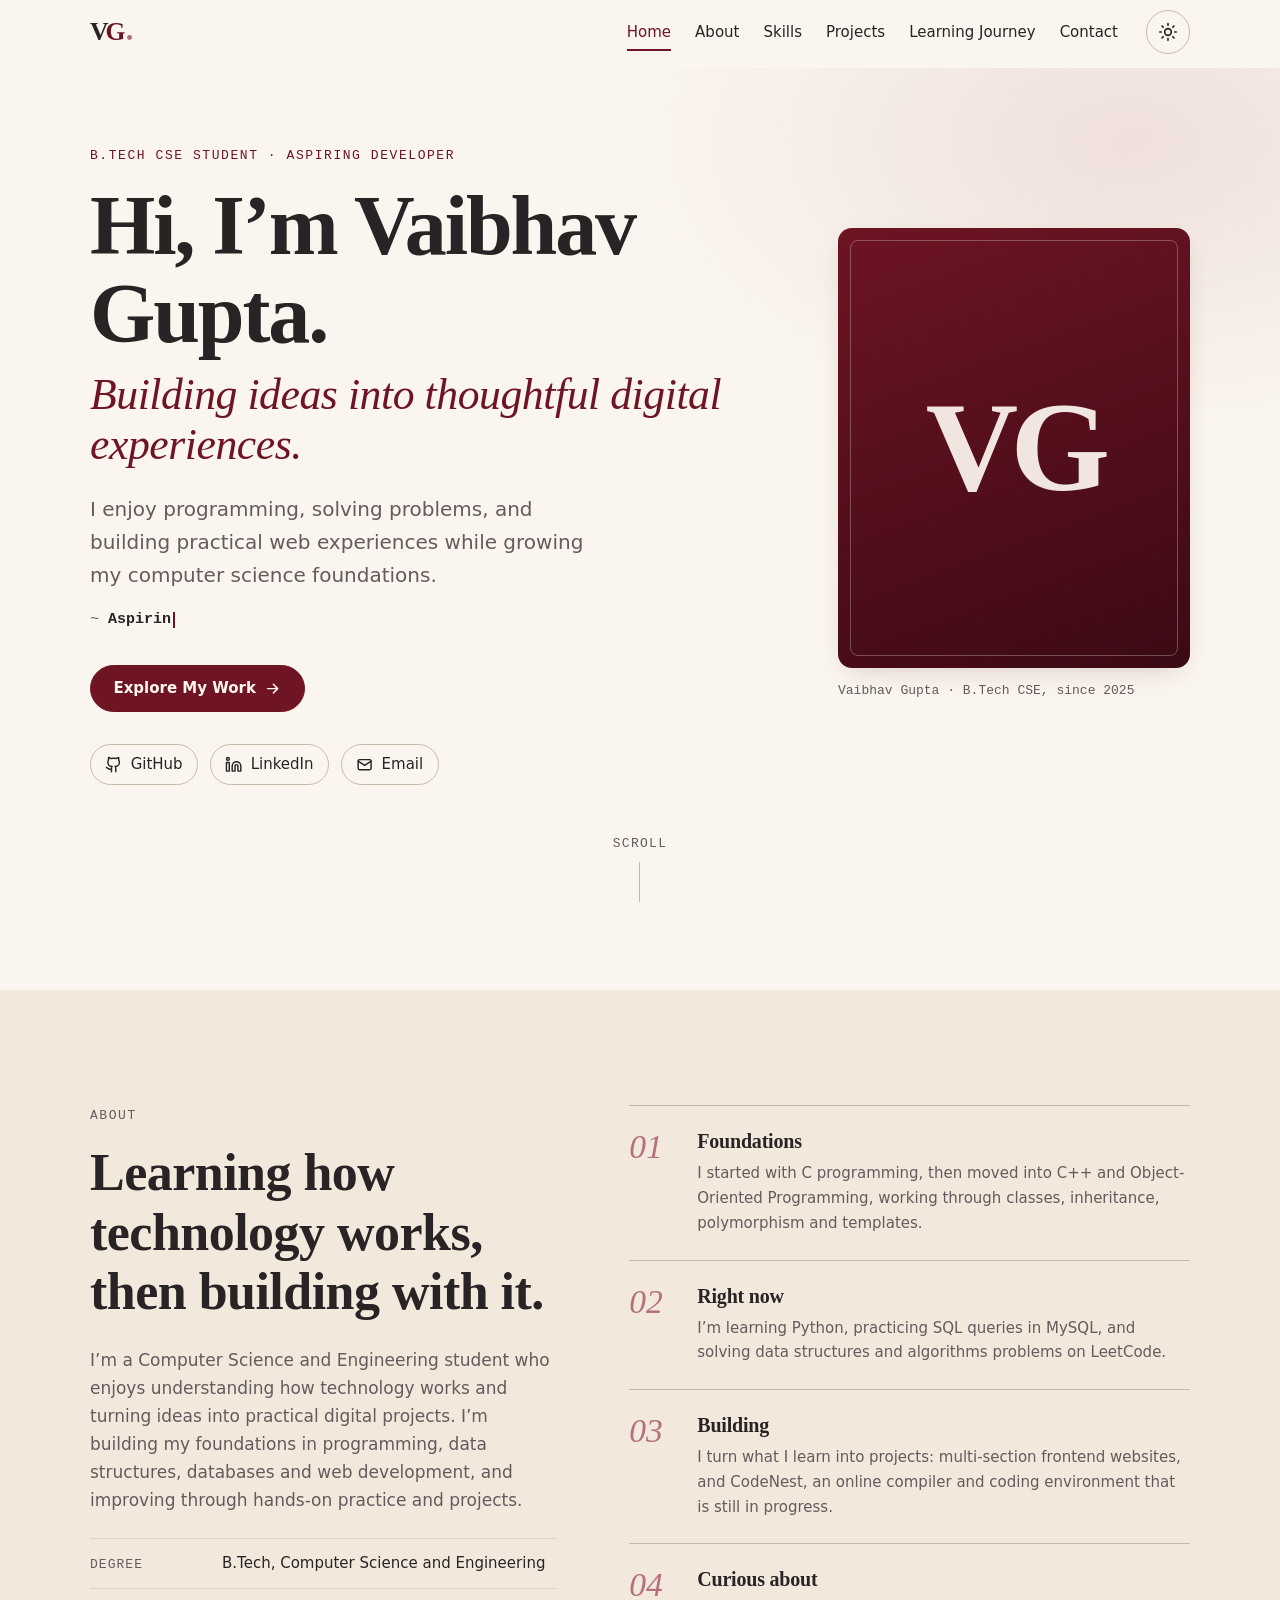
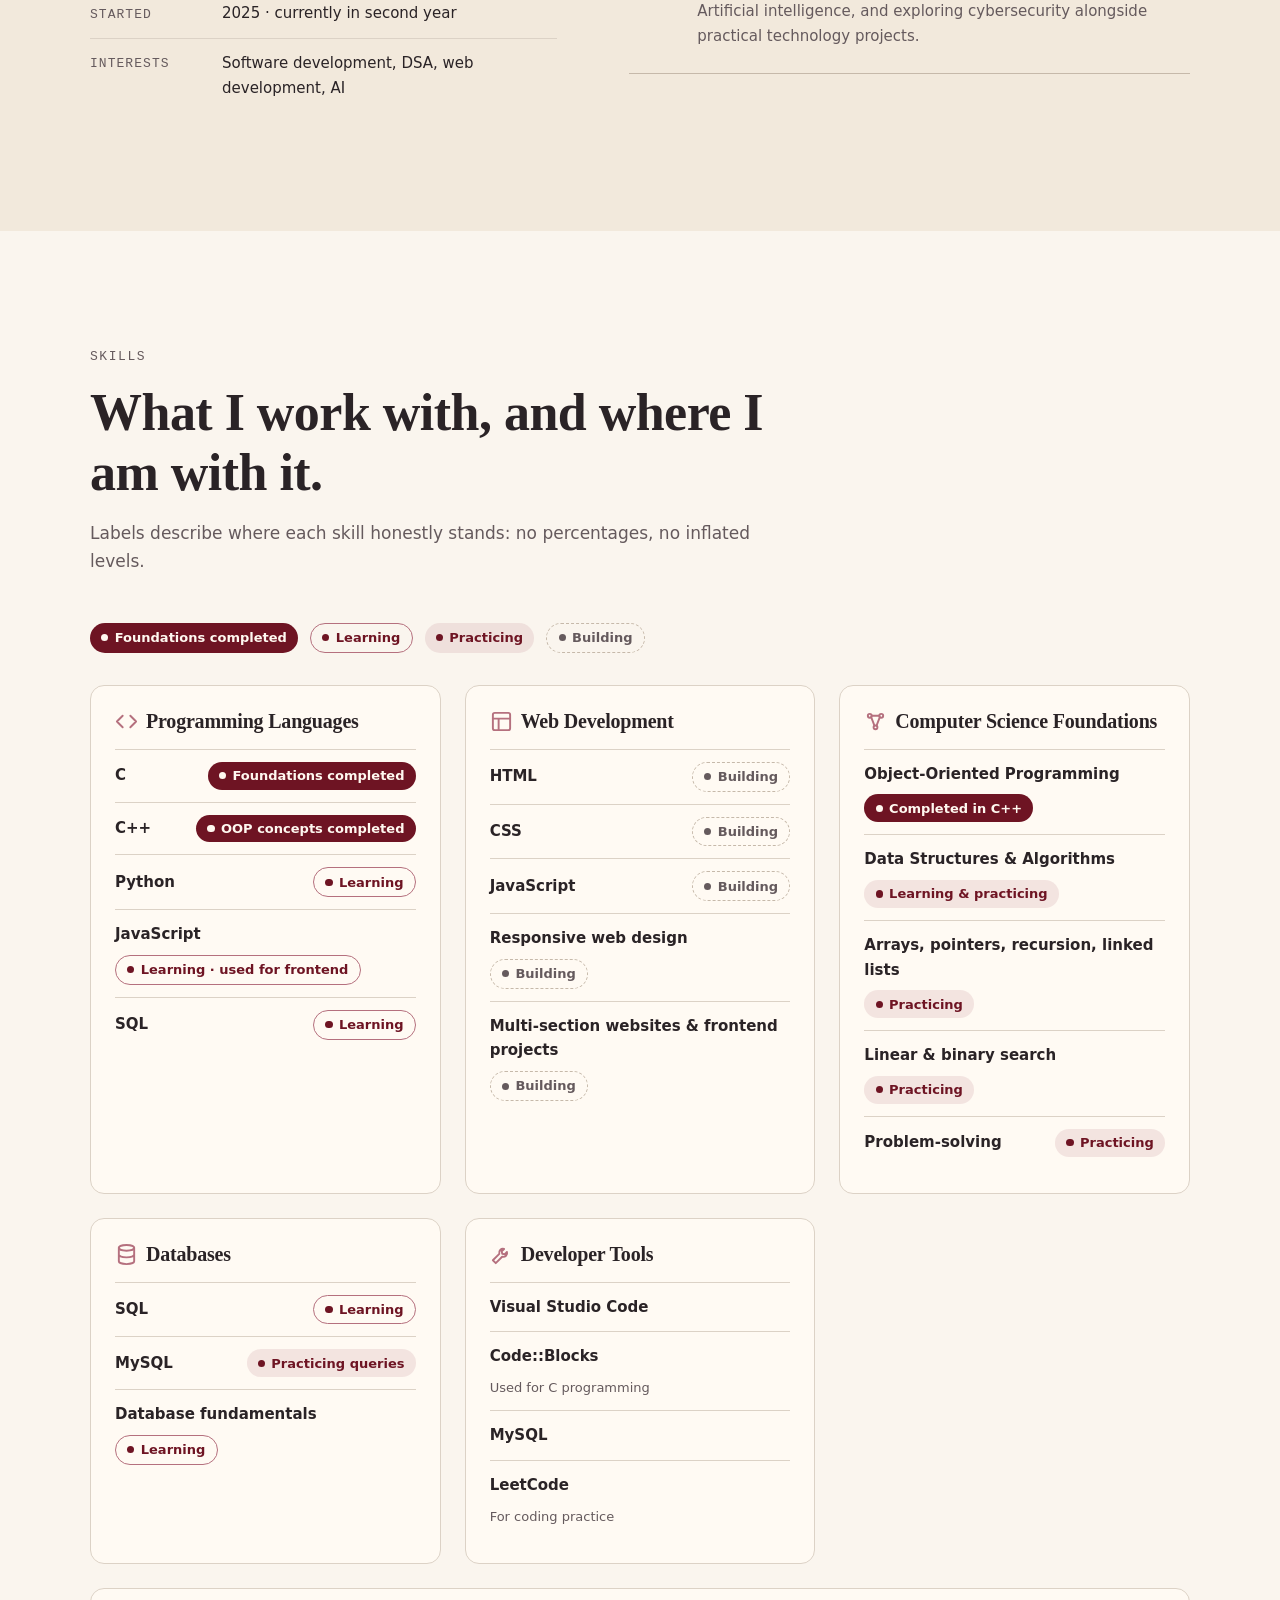
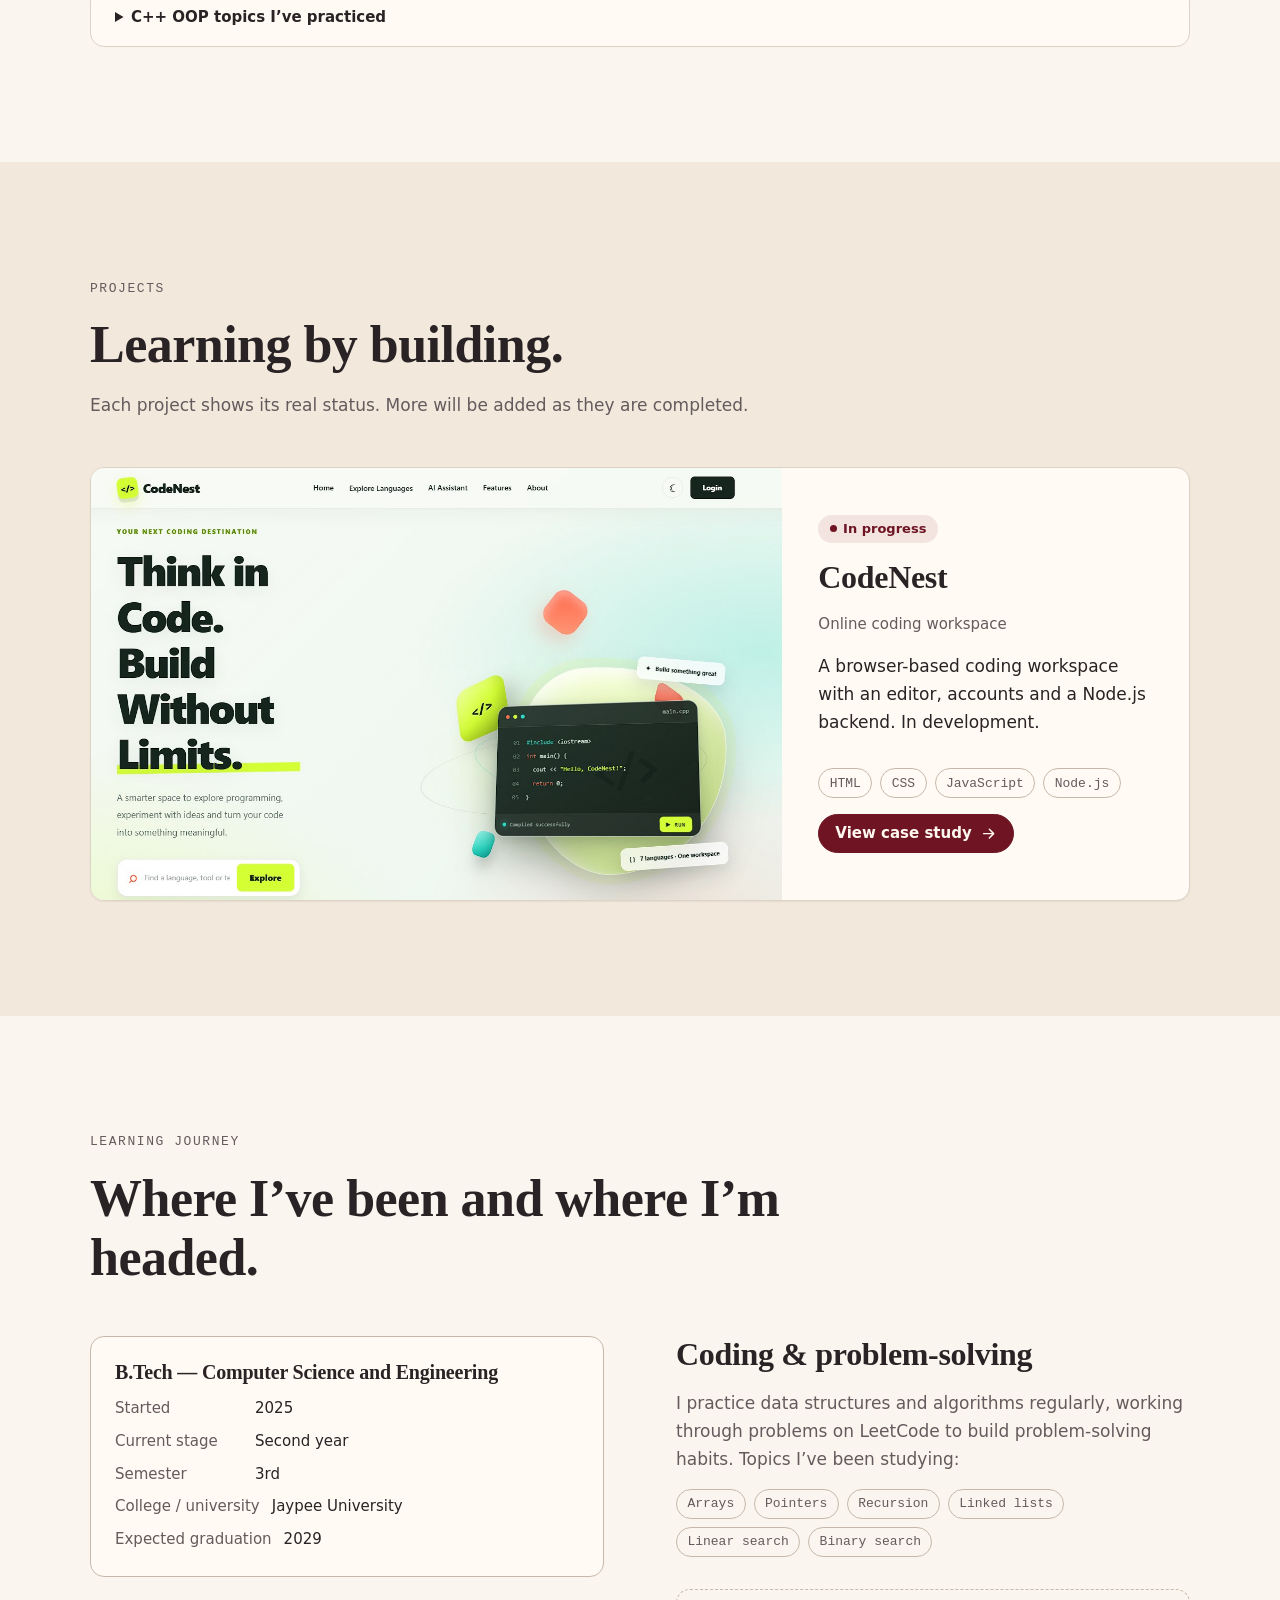
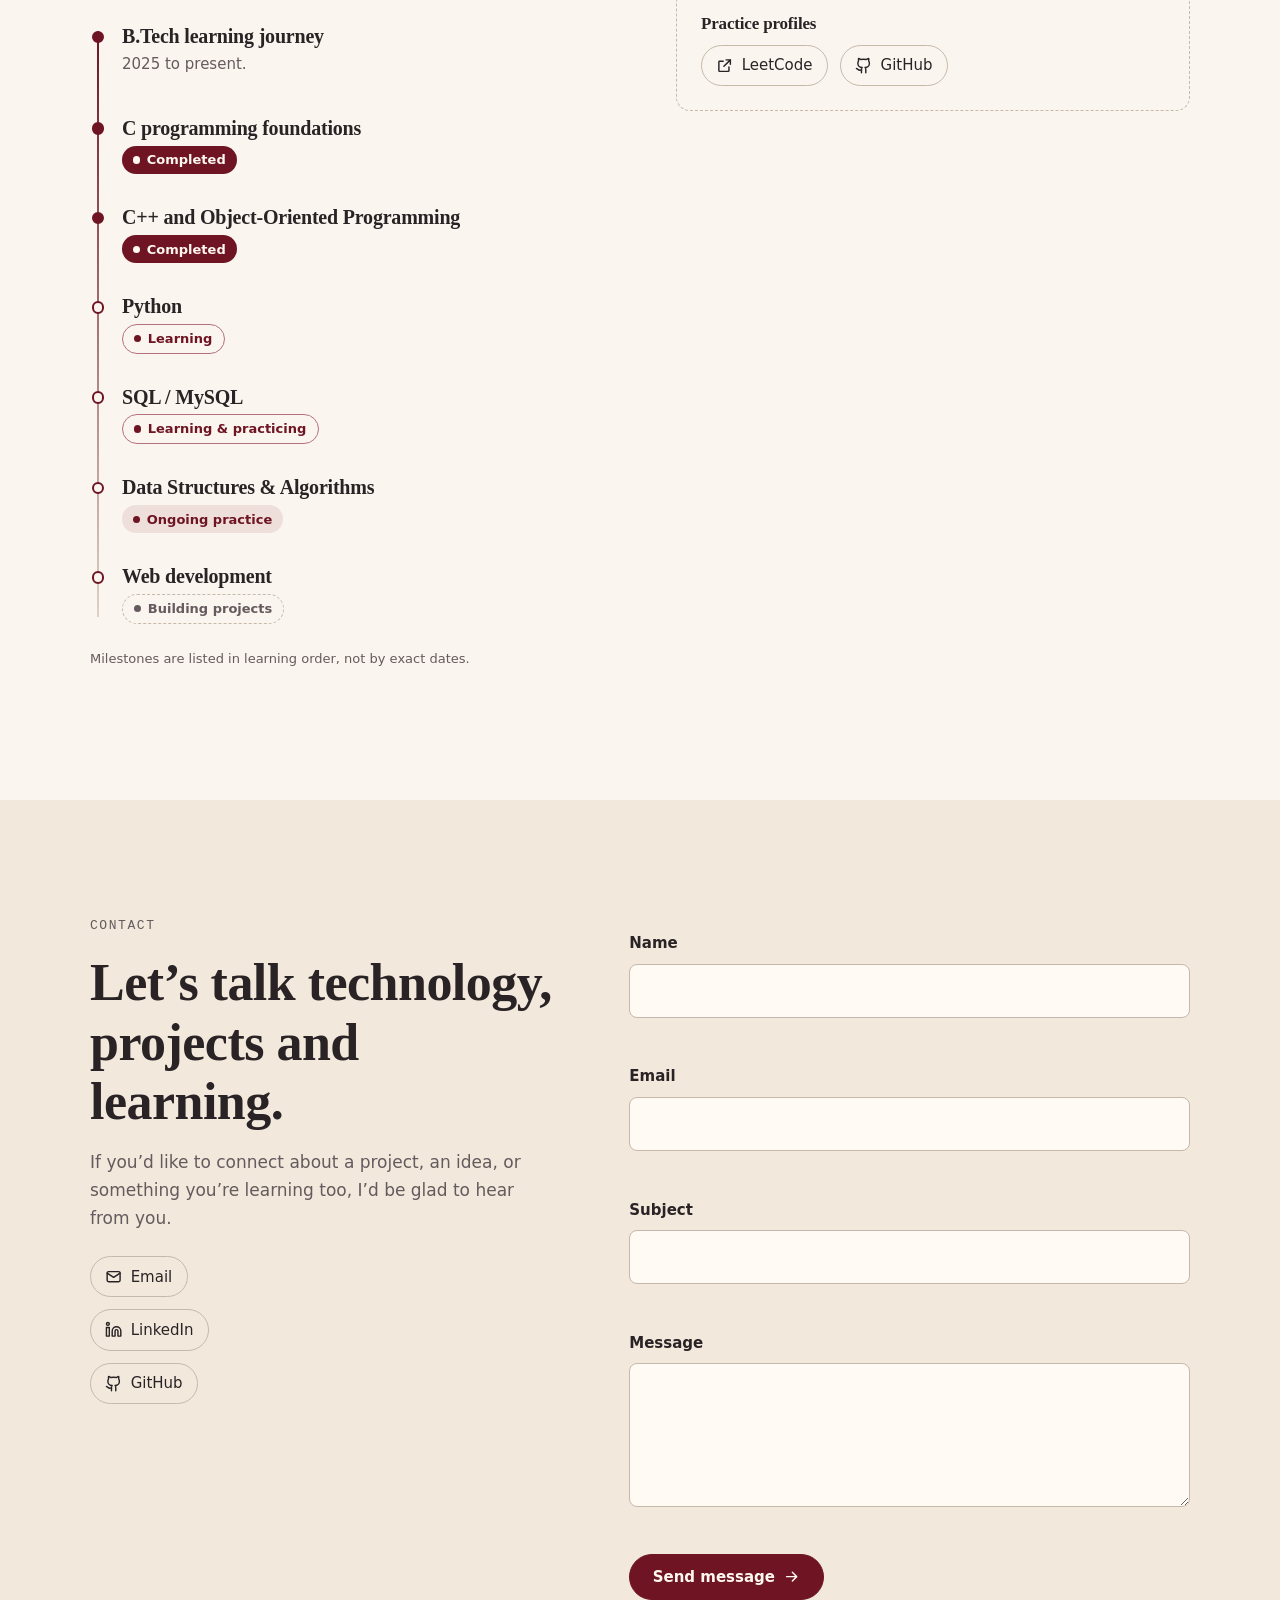
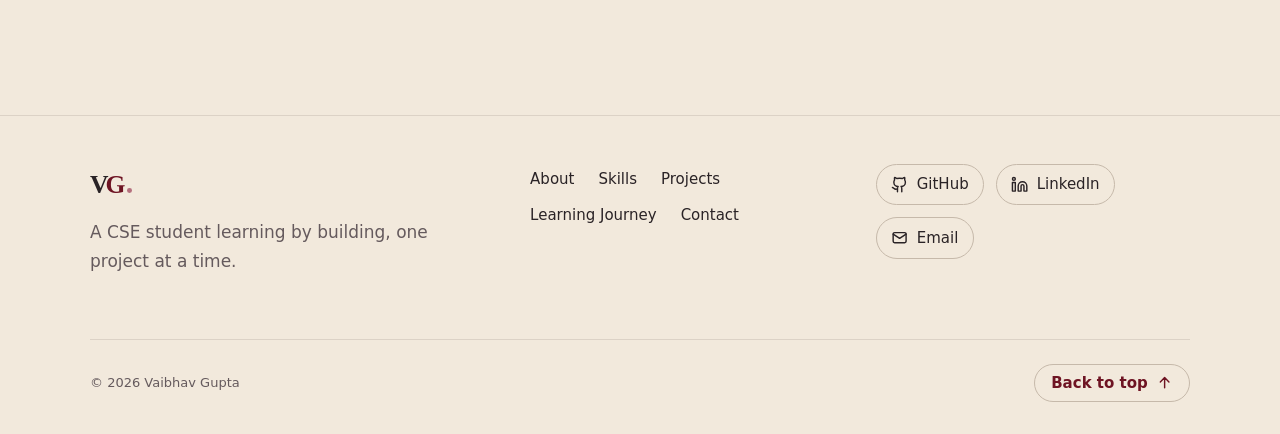
<file: index.html>
<!doctype html>
<html lang="en" data-base="">
<head>
  <meta charset="utf-8">
  <meta name="viewport" content="width=device-width, initial-scale=1">
  <title>Vaibhav Gupta — B.Tech CSE Student &amp; Aspiring Software Developer</title>
  <meta name="description" content="Portfolio of Vaibhav Gupta, a B.Tech Computer Science and Engineering student building foundations in C, C++, Python, SQL, data structures and web development.">
  <meta name="theme-color" content="#faf5ee">
  <meta property="og:type" content="website">
  <meta property="og:title" content="Vaibhav Gupta — B.Tech CSE Student &amp; Aspiring Software Developer">
  <meta property="og:description" content="Building ideas into thoughtful digital experiences. Projects, skills and learning journey of a B.Tech CSE student.">
  <meta name="twitter:card" content="summary">
  <link rel="icon" href="favicon/favicon.svg" type="image/svg+xml">
  <link rel="manifest" href="manifest.json">
  <script>
    (function () {
      var d = document.documentElement; d.classList.add("js");
      try {
        var t = localStorage.getItem("vg-theme");
        if (t !== "dark" && t !== "light") t = window.matchMedia("(prefers-color-scheme: dark)").matches ? "dark" : "light";
        d.setAttribute("data-theme", t);
      } catch (e) { d.setAttribute("data-theme", "light"); }
    })();
  </script>
  <link rel="stylesheet" href="css/variables.css">
  <link rel="stylesheet" href="css/base.css">
  <link rel="stylesheet" href="css/components.css">
  <link rel="stylesheet" href="css/sections.css">
  <link rel="stylesheet" href="css/animations.css">
  <script type="application/ld+json">
  {"@context":"https://schema.org","@type":"Person","name":"Vaibhav Gupta","jobTitle":"B.Tech Computer Science and Engineering student"}
  </script>
</head>
<body>
  <svg width="0" height="0" style="position:absolute" aria-hidden="true" focusable="false">
    <symbol id="i-sun" viewBox="0 0 24 24"><circle cx="12" cy="12" r="4"/><path d="M12 2v2M12 20v2M4.9 4.9l1.4 1.4M17.7 17.7l1.4 1.4M2 12h2M20 12h2M4.9 19.1l1.4-1.4M17.7 6.3l1.4-1.4"/></symbol>
    <symbol id="i-moon" viewBox="0 0 24 24"><path d="M21 12.8A9 9 0 1 1 11.2 3a7 7 0 0 0 9.8 9.8z"/></symbol>
    <symbol id="i-menu" viewBox="0 0 24 24"><path d="M4 7h16M4 12h16M4 17h16"/></symbol>
    <symbol id="i-close" viewBox="0 0 24 24"><path d="M6 6l12 12M18 6L6 18"/></symbol>
    <symbol id="i-arrow-right" viewBox="0 0 24 24"><path d="M5 12h14M13 6l6 6-6 6"/></symbol>
    <symbol id="i-arrow-up" viewBox="0 0 24 24"><path d="M12 19V5M6 11l6-6 6 6"/></symbol>
    <symbol id="i-external" viewBox="0 0 24 24"><path d="M14 4h6v6M20 4l-9 9M18 14v5a1 1 0 0 1-1 1H5a1 1 0 0 1-1-1V7a1 1 0 0 1 1-1h5"/></symbol>
    <symbol id="i-download" viewBox="0 0 24 24"><path d="M12 4v11M7 11l5 5 5-5M5 20h14"/></symbol>
    <symbol id="i-mail" viewBox="0 0 24 24"><rect x="3" y="5" width="18" height="14" rx="2"/><path d="M3 7l9 6 9-6"/></symbol>
    <symbol id="i-code" viewBox="0 0 24 24"><path d="M16 18l6-6-6-6M8 6l-6 6 6 6"/></symbol>
    <symbol id="i-github" viewBox="0 0 24 24"><path d="M15 22v-4a4.8 4.8 0 0 0-1-3.5c3 0 6-2 6-5.5.08-1.25-.27-2.48-1-3.5.28-1.15.28-2.35 0-3.5 0 0-1 0-3 1.5-2.64-.5-5.36-.5-8 0C6 2 5 2 5 2c-.3 1.15-.3 2.35 0 3.5A5.403 5.403 0 0 0 4 9c0 3.5 3 5.5 6 5.5-.39.49-.68 1.05-.85 1.65-.17.6-.22 1.23-.15 1.85v4"/><path d="M9 18c-4.51 2-5-2-7-2"/></symbol>
    <symbol id="i-linkedin" viewBox="0 0 24 24"><path d="M16 8a6 6 0 0 1 6 6v7h-4v-7a2 2 0 0 0-2-2 2 2 0 0 0-2 2v7h-4v-7a6 6 0 0 1 6-6z"/><rect x="2" y="9" width="4" height="12"/><circle cx="4" cy="4" r="2"/></symbol>
    <symbol id="i-db" viewBox="0 0 24 24"><ellipse cx="12" cy="5" rx="8" ry="3"/><path d="M4 5v14c0 1.7 3.6 3 8 3s8-1.3 8-3V5M4 12c0 1.7 3.6 3 8 3s8-1.3 8-3"/></symbol>
    <symbol id="i-layout" viewBox="0 0 24 24"><rect x="3" y="3" width="18" height="18" rx="2"/><path d="M3 9h18M9 21V9"/></symbol>
    <symbol id="i-brain" viewBox="0 0 24 24"><circle cx="6" cy="6" r="2"/><circle cx="18" cy="6" r="2"/><circle cx="12" cy="18" r="2"/><path d="M7.5 7.5l3.5 9M16.5 7.5L13 16.5M8 6h8"/></symbol>
    <symbol id="i-wrench" viewBox="0 0 24 24"><path d="M14.7 6.3a4 4 0 0 0-5 5L3 18l3 3 6.7-6.7a4 4 0 0 0 5-5l-2.5 2.5-2.4-.6-.6-2.4z"/></symbol>
  </svg>

  <a class="skip-link" href="#main">Skip to content</a>

  <header class="site-header" data-site-header>
    <div class="container header-inner">
      <a class="wordmark" href="#home" aria-label="Vaibhav Gupta, home"><span>V</span><span>G</span><i class="wordmark-dot" aria-hidden="true"></i></a>
      <nav class="site-nav" id="site-nav" aria-label="Primary">
        <ul>
          <li><a href="#home">Home</a></li>
          <li><a href="#about">About</a></li>
          <li><a href="#skills">Skills</a></li>
          <li><a href="#projects">Projects</a></li>
          <li><a href="#journey">Learning Journey</a></li>
          <li><a href="#contact">Contact</a></li>
        </ul>
      </nav>
      <div class="header-actions">
        <a class="btn btn--ghost btn--sm" data-link="resume" hidden>Resume <svg class="icon" aria-hidden="true"><use href="#i-download"/></svg></a>
        <button class="icon-btn" type="button" data-theme-toggle aria-label="Switch to dark theme" aria-pressed="false">
          <svg class="icon icon-sun" aria-hidden="true"><use href="#i-sun"/></svg>
          <svg class="icon icon-moon" aria-hidden="true"><use href="#i-moon"/></svg>
        </button>
        <button class="icon-btn menu-btn" type="button" data-menu-toggle aria-expanded="false" aria-controls="site-nav" aria-label="Open menu">
          <svg class="icon icon-open" aria-hidden="true"><use href="#i-menu"/></svg>
          <svg class="icon icon-close" aria-hidden="true" style="display:none"><use href="#i-close"/></svg>
        </button>
      </div>
    </div>
    <div class="scroll-progress" aria-hidden="true"><span data-scroll-progress></span></div>
  </header>

  <main id="main">
    <!-- HERO -->
    <section id="home" class="hero" aria-labelledby="hero-title">
      <div class="container">
        <div class="hero-grid">
          <div class="hero-copy">
            <p class="eyebrow hero-line">B.Tech CSE Student · Aspiring Developer</p>
            <h1 id="hero-title" class="hero-title">
              <span class="hero-line">Hi, I’m Vaibhav Gupta.</span>
              <span class="hero-line hero-title-sub">Building ideas into thoughtful digital experiences.</span>
            </h1>
            <p class="hero-lede hero-line">I enjoy programming, solving problems, and building practical web experiences while growing my computer science foundations.</p>
            <p class="hero-roles hero-line">
              <span class="sr-only">Focus areas: Aspiring Software Developer, C++ Programmer, Frontend Developer, Problem Solver.</span>
              <span class="roles-prefix" aria-hidden="true">~ </span><span class="role-text" data-roles aria-hidden="true">Aspiring Software Developer</span><span class="caret" aria-hidden="true"></span>
            </p>
            <div class="hero-cta hero-line">
              <a class="btn" href="#projects">Explore My Work <svg class="icon icon-arrow" aria-hidden="true"><use href="#i-arrow-right"/></svg></a>
              <a class="btn btn--ghost" data-link="resume" hidden>Get My Resume <svg class="icon" aria-hidden="true"><use href="#i-download"/></svg></a>
            </div>
            <ul class="social-row hero-line" data-link-group="hero" aria-label="Profiles" hidden>
              <li><a class="social-link" data-link="github" hidden><svg class="icon" aria-hidden="true"><use href="#i-github"/></svg>GitHub</a></li>
              <li><a class="social-link" data-link="linkedin" hidden><svg class="icon" aria-hidden="true"><use href="#i-linkedin"/></svg>LinkedIn</a></li>
              <li><a class="social-link" data-link="email" hidden><svg class="icon" aria-hidden="true"><use href="#i-mail"/></svg>Email</a></li>
            </ul>
          </div>
          <figure class="portrait">
            <div class="portrait-frame">
              <span class="portrait-mark" aria-hidden="true">VG</span>
              <img data-profile-img hidden width="640" height="800" alt="Portrait of Vaibhav Gupta" decoding="async">
            </div>
            <figcaption>Vaibhav Gupta · B.Tech CSE, since 2025</figcaption>
          </figure>
        </div>
        <a class="scroll-cue hero-line" href="#about" aria-label="Scroll to the About section">Scroll</a>
      </div>
    </section>

    <!-- ABOUT -->
    <section id="about" class="section section--alt" aria-labelledby="about-title">
      <div class="container about-grid">
        <div class="about-lead" data-reveal>
          <p class="eyebrow">About</p>
          <h2 id="about-title">Learning how technology works, then building with it.</h2>
          <p>I’m a Computer Science and Engineering student who enjoys understanding how technology works and turning ideas into practical digital projects. I’m building my foundations in programming, data structures, databases and web development, and improving through hands-on practice and projects.</p>
          <dl class="about-facts">
            <div><dt>Degree</dt><dd>B.Tech, Computer Science and Engineering</dd></div>
            <div><dt>Started</dt><dd>2025 · currently in second year</dd></div>
            <div><dt>Interests</dt><dd>Software development, DSA, web development, AI</dd></div>
          </dl>
        </div>
        <ol class="chapters" data-reveal-group>
          <li><span class="chapter-num" aria-hidden="true">01</span><div><h3>Foundations</h3><p>I started with C programming, then moved into C++ and Object-Oriented Programming, working through classes, inheritance, polymorphism and templates.</p></div></li>
          <li><span class="chapter-num" aria-hidden="true">02</span><div><h3>Right now</h3><p>I’m learning Python, practicing SQL queries in MySQL, and solving data structures and algorithms problems on LeetCode.</p></div></li>
          <li><span class="chapter-num" aria-hidden="true">03</span><div><h3>Building</h3><p>I turn what I learn into projects: multi-section frontend websites, and CodeNest, an online compiler and coding environment that is still in progress.</p></div></li>
          <li><span class="chapter-num" aria-hidden="true">04</span><div><h3>Curious about</h3><p>Artificial intelligence, and exploring cybersecurity alongside practical technology projects.</p></div></li>
        </ol>
      </div>
    </section>

    <!-- SKILLS -->
    <section id="skills" class="section" aria-labelledby="skills-title">
      <div class="container">
        <div class="section-head" data-reveal>
          <p class="eyebrow">Skills</p>
          <h2 id="skills-title">What I work with, and where I am with it.</h2>
          <p>Labels describe where each skill honestly stands: no percentages, no inflated levels.</p>
        </div>
        <div class="skill-legend" aria-label="Status legend" data-reveal>
          <span class="status status--done">Foundations completed</span>
          <span class="status status--learning">Learning</span>
          <span class="status status--practicing">Practicing</span>
          <span class="status status--building">Building</span>
        </div>
        <div class="skills-grid" data-reveal-group>
          <article class="skill-group">
            <h3><svg class="icon" aria-hidden="true"><use href="#i-code"/></svg>Programming Languages</h3>
            <ul class="skill-list">
              <li><span class="skill-name">C</span><span class="status status--done">Foundations completed</span></li>
              <li><span class="skill-name">C++</span><span class="status status--done">OOP concepts completed</span></li>
              <li><span class="skill-name">Python</span><span class="status status--learning">Learning</span></li>
              <li><span class="skill-name">JavaScript</span><span class="status status--learning">Learning · used for frontend</span></li>
              <li><span class="skill-name">SQL</span><span class="status status--learning">Learning</span></li>
            </ul>
          </article>
          <article class="skill-group">
            <h3><svg class="icon" aria-hidden="true"><use href="#i-layout"/></svg>Web Development</h3>
            <ul class="skill-list">
              <li><span class="skill-name">HTML</span><span class="status status--building">Building</span></li>
              <li><span class="skill-name">CSS</span><span class="status status--building">Building</span></li>
              <li><span class="skill-name">JavaScript</span><span class="status status--building">Building</span></li>
              <li><span class="skill-name">Responsive web design</span><span class="status status--building">Building</span></li>
              <li><span class="skill-name">Multi-section websites &amp; frontend projects</span><span class="status status--building">Building</span></li>
            </ul>
          </article>
          <article class="skill-group">
            <h3><svg class="icon" aria-hidden="true"><use href="#i-brain"/></svg>Computer Science Foundations</h3>
            <ul class="skill-list">
              <li><span class="skill-name">Object-Oriented Programming</span><span class="status status--done">Completed in C++</span></li>
              <li><span class="skill-name">Data Structures &amp; Algorithms</span><span class="status status--practicing">Learning &amp; practicing</span></li>
              <li><span class="skill-name">Arrays, pointers, recursion, linked lists</span><span class="status status--practicing">Practicing</span></li>
              <li><span class="skill-name">Linear &amp; binary search</span><span class="status status--practicing">Practicing</span></li>
              <li><span class="skill-name">Problem-solving</span><span class="status status--practicing">Practicing</span></li>
            </ul>
          </article>
          <article class="skill-group">
            <h3><svg class="icon" aria-hidden="true"><use href="#i-db"/></svg>Databases</h3>
            <ul class="skill-list">
              <li><span class="skill-name">SQL</span><span class="status status--learning">Learning</span></li>
              <li><span class="skill-name">MySQL</span><span class="status status--practicing">Practicing queries</span></li>
              <li><span class="skill-name">Database fundamentals</span><span class="status status--learning">Learning</span></li>
            </ul>
          </article>
          <article class="skill-group">
            <h3><svg class="icon" aria-hidden="true"><use href="#i-wrench"/></svg>Developer Tools</h3>
            <ul class="skill-list">
              <li><span class="skill-name">Visual Studio Code</span></li>
              <li><span class="skill-name">Code::Blocks</span><span class="skill-note">Used for C programming</span></li>
              <li><span class="skill-name">MySQL</span></li>
              <li><span class="skill-name">LeetCode</span><span class="skill-note">For coding practice</span></li>
            </ul>
          </article>
        </div>
        <details class="oop-topics" data-reveal>
          <summary>C++ OOP topics I’ve practiced</summary>
          <ul class="tag-list">
            <li class="tag">Classes &amp; objects</li><li class="tag">Constructors &amp; destructors</li><li class="tag">Inheritance</li>
            <li class="tag">Polymorphism</li><li class="tag">Operator overloading</li><li class="tag">Friend functions</li>
            <li class="tag">Virtual functions</li><li class="tag">Templates</li><li class="tag">Abstract classes</li>
          </ul>
        </details>
      </div>
    </section>

    <!-- PROJECTS -->
    <section id="projects" class="section section--alt" aria-labelledby="projects-title">
      <div class="container">
        <div class="section-head" data-reveal>
          <p class="eyebrow">Projects</p>
          <h2 id="projects-title">Learning by building.</h2>
          <p>Each project shows its real status. More will be added as they are completed.</p>
        </div>
        <div class="project-grid" data-project-grid>
          <noscript><p><a href="projects/codenest.html">CodeNest — online compiler &amp; coding environment (in progress): view case study</a></p></noscript>
        </div>
      </div>
    </section>

    <!-- LEARNING JOURNEY -->
    <section id="journey" class="section" aria-labelledby="journey-title">
      <div class="container">
        <div class="section-head" data-reveal>
          <p class="eyebrow">Learning Journey</p>
          <h2 id="journey-title">Where I’ve been and where I’m headed.</h2>
        </div>
        <div class="journey-grid">
          <div>
            <div class="edu-card" data-reveal>
              <h3>B.Tech — Computer Science and Engineering</h3>
              <dl>
                <div><dt>Started</dt><dd>2025</dd></div>
                <div><dt>Current stage</dt><dd>Second year</dd></div>
                <div data-edu-row hidden><dt>Semester</dt><dd data-edu="semester"></dd></div>
                <div data-edu-row hidden><dt>College / university</dt><dd data-edu="college"></dd></div>
                <div data-edu-row hidden><dt>Expected graduation</dt><dd data-edu="expectedGraduation"></dd></div>
              </dl>
            </div>
            <ol class="timeline" data-reveal-group>
              <li class="is-done"><h3>B.Tech learning journey</h3><p>2025 to present.</p></li>
              <li class="is-done"><h3>C programming foundations</h3><span class="status status--done">Completed</span></li>
              <li class="is-done"><h3>C++ and Object-Oriented Programming</h3><span class="status status--done">Completed</span></li>
              <li><h3>Python</h3><span class="status status--learning">Learning</span></li>
              <li><h3>SQL / MySQL</h3><span class="status status--learning">Learning &amp; practicing</span></li>
              <li><h3>Data Structures &amp; Algorithms</h3><span class="status status--practicing">Ongoing practice</span></li>
              <li><h3>Web development</h3><span class="status status--building">Building projects</span></li>
            </ol>
            <p class="timeline-note">Milestones are listed in learning order, not by exact dates.</p>
          </div>
          <div class="practice" data-reveal>
            <h3>Coding &amp; problem-solving</h3>
            <p>I practice data structures and algorithms regularly, working through problems on LeetCode to build problem-solving habits. Topics I’ve been studying:</p>
            <ul class="tag-list">
              <li class="tag">Arrays</li><li class="tag">Pointers</li><li class="tag">Recursion</li>
              <li class="tag">Linked lists</li><li class="tag">Linear search</li><li class="tag">Binary search</li>
            </ul>
            <div class="profile-links">
              <h4>Practice profiles</h4>
              <ul class="social-row" data-link-group="practice" hidden>
                <li><a class="social-link" data-link="leetcode" hidden><svg class="icon" aria-hidden="true"><use href="#i-external"/></svg>LeetCode</a></li>
                <li><a class="social-link" data-link="github" hidden><svg class="icon" aria-hidden="true"><use href="#i-github"/></svg>GitHub</a></li>
              </ul>
              <p data-link-fallback="practice" style="margin:0;font-size:var(--fs-sm)">Profile links will appear here once they’re added.</p>
            </div>
          </div>
        </div>
      </div>
    </section>

    <!-- CONTACT -->
    <section id="contact" class="section section--alt" aria-labelledby="contact-title">
      <div class="container contact-grid">
        <div class="contact-intro" data-reveal>
          <p class="eyebrow">Contact</p>
          <h2 id="contact-title">Let’s talk technology, projects and learning.</h2>
          <p>If you’d like to connect about a project, an idea, or something you’re learning too, I’d be glad to hear from you.</p>
          <ul class="contact-links" data-link-group="contact" hidden>
            <li><a class="social-link" data-link="email" hidden><svg class="icon" aria-hidden="true"><use href="#i-mail"/></svg>Email</a></li>
            <li><a class="social-link" data-link="linkedin" hidden><svg class="icon" aria-hidden="true"><use href="#i-linkedin"/></svg>LinkedIn</a></li>
            <li><a class="social-link" data-link="github" hidden><svg class="icon" aria-hidden="true"><use href="#i-github"/></svg>GitHub</a></li>
          </ul>
        </div>
        <div data-reveal>
          <p class="notice" data-form-notice hidden>The contact form isn’t connected to a service yet, so it can’t send messages right now.</p>
          <form class="form" id="contact-form" novalidate style="margin-top:var(--s-4)">
            <div class="field"><label for="cf-name">Name</label><input id="cf-name" name="name" type="text" autocomplete="name" required aria-describedby="cf-name-err"><p class="field-error" id="cf-name-err" data-error-for="name"></p></div>
            <div class="field"><label for="cf-email">Email</label><input id="cf-email" name="email" type="email" autocomplete="email" required aria-describedby="cf-email-err"><p class="field-error" id="cf-email-err" data-error-for="email"></p></div>
            <div class="field"><label for="cf-subject">Subject</label><input id="cf-subject" name="subject" type="text" required aria-describedby="cf-subject-err"><p class="field-error" id="cf-subject-err" data-error-for="subject"></p></div>
            <div class="field"><label for="cf-message">Message</label><textarea id="cf-message" name="message" required aria-describedby="cf-message-err"></textarea><p class="field-error" id="cf-message-err" data-error-for="message"></p></div>
            <div class="hp-field" aria-hidden="true"><label for="cf-gotcha">Leave this field empty</label><input id="cf-gotcha" name="_gotcha" type="text" tabindex="-1" autocomplete="off"></div>
            <p class="form-status" data-form-status role="status" aria-live="polite" hidden></p>
            <div><button class="btn" type="submit">Send message <svg class="icon icon-arrow" aria-hidden="true"><use href="#i-arrow-right"/></svg></button></div>
          </form>
        </div>
      </div>
    </section>
  </main>

  <footer class="site-footer">
    <div class="container">
      <div class="footer-grid">
        <div>
          <a class="wordmark" href="#home" aria-label="Vaibhav Gupta, back to top of page"><span>V</span><span>G</span><i class="wordmark-dot" aria-hidden="true"></i></a>
          <p>A CSE student learning by building, one project at a time.</p>
        </div>
        <nav class="footer-nav" aria-label="Footer">
          <ul>
            <li><a href="#about">About</a></li><li><a href="#skills">Skills</a></li><li><a href="#projects">Projects</a></li>
            <li><a href="#journey">Learning Journey</a></li><li><a href="#contact">Contact</a></li>
          </ul>
        </nav>
        <ul class="social-row" data-link-group="footer" hidden>
          <li><a class="social-link" data-link="github" hidden><svg class="icon" aria-hidden="true"><use href="#i-github"/></svg>GitHub</a></li>
          <li><a class="social-link" data-link="linkedin" hidden><svg class="icon" aria-hidden="true"><use href="#i-linkedin"/></svg>LinkedIn</a></li>
          <li><a class="social-link" data-link="email" hidden><svg class="icon" aria-hidden="true"><use href="#i-mail"/></svg>Email</a></li>
        </ul>
      </div>
      <div class="footer-bottom">
        <p>© <span data-year>2026</span> Vaibhav Gupta</p>
        <a class="btn btn--ghost btn--sm" href="#home">Back to top <svg class="icon" aria-hidden="true"><use href="#i-arrow-up"/></svg></a>
      </div>
    </div>
  </footer>

  <script src="js/site-config.js"></script>
  <script src="data/projects.js"></script>
  <script src="js/projects.js"></script>
  <script src="js/main.js"></script>
  <script src="js/theme.js"></script>
  <script src="js/navigation.js"></script>
  <script src="js/animations.js"></script>
  <script src="js/contact.js"></script>
</body>
</html>
</file>
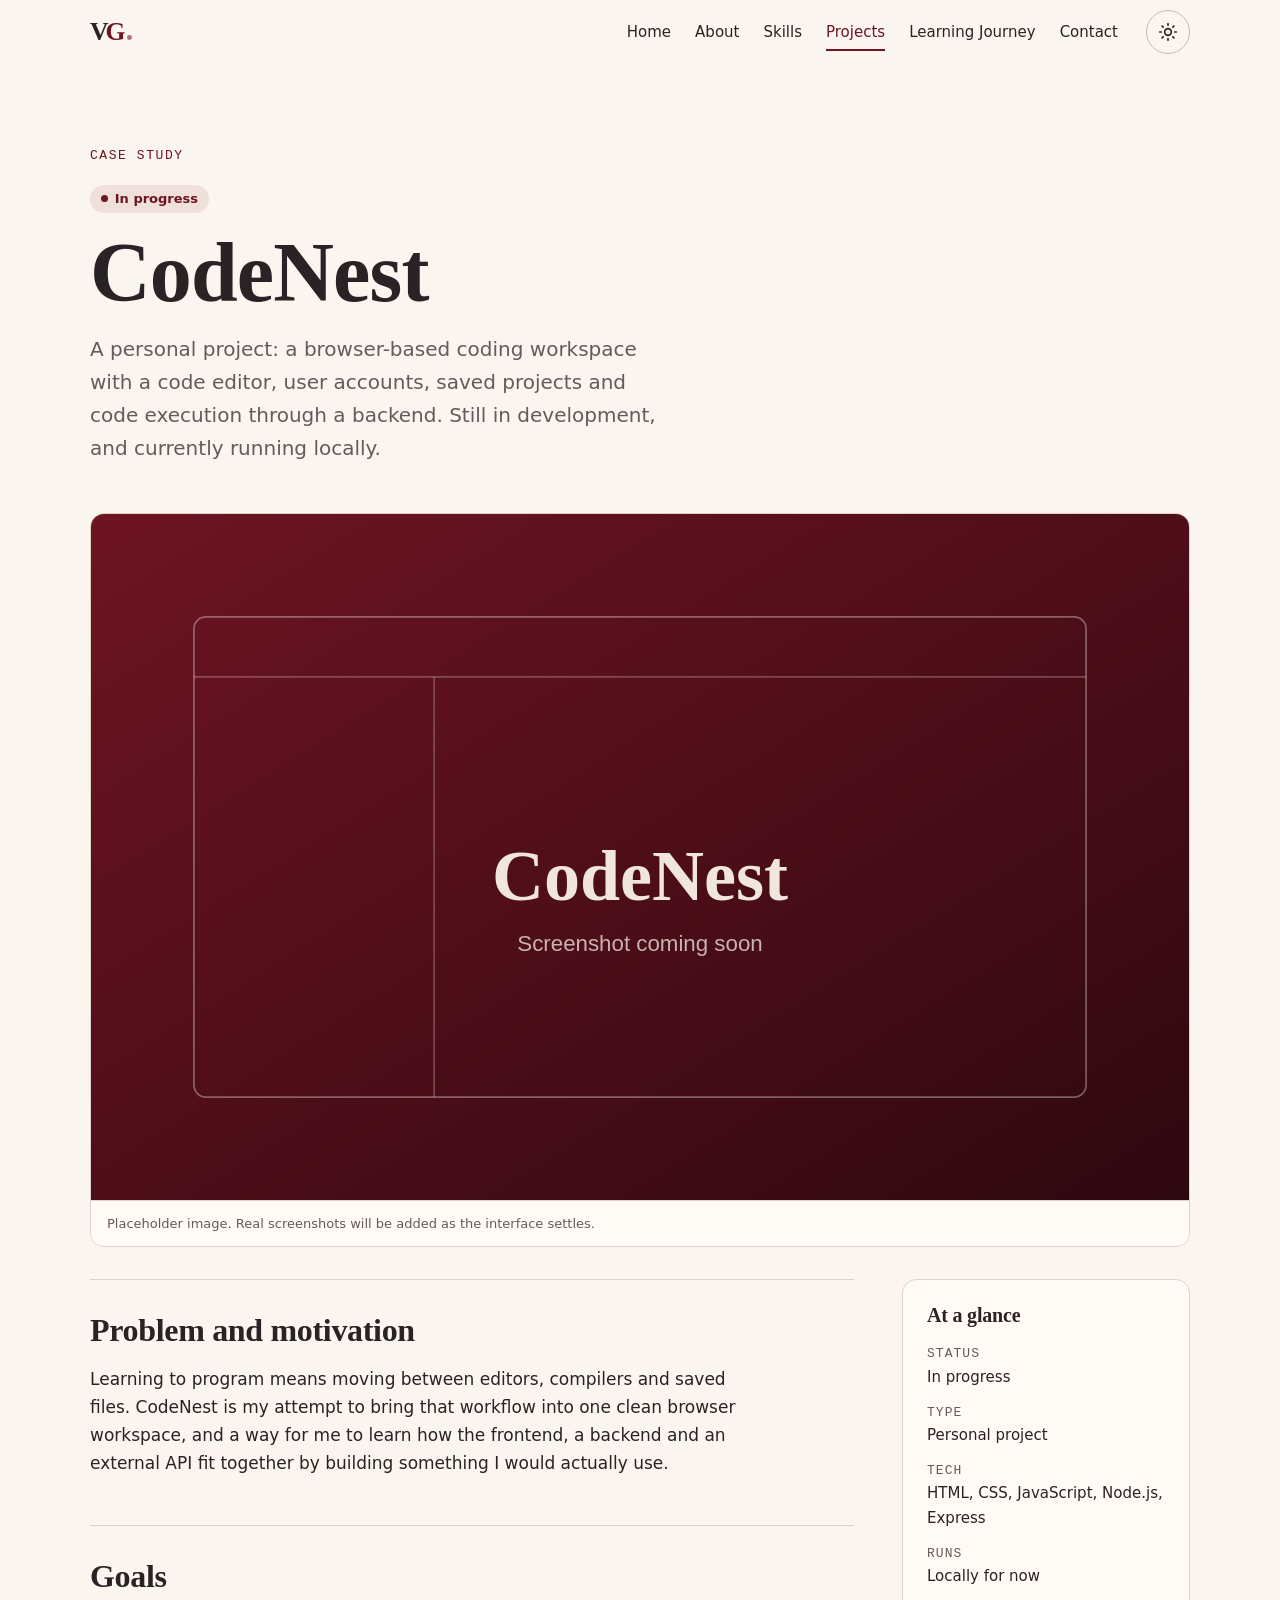
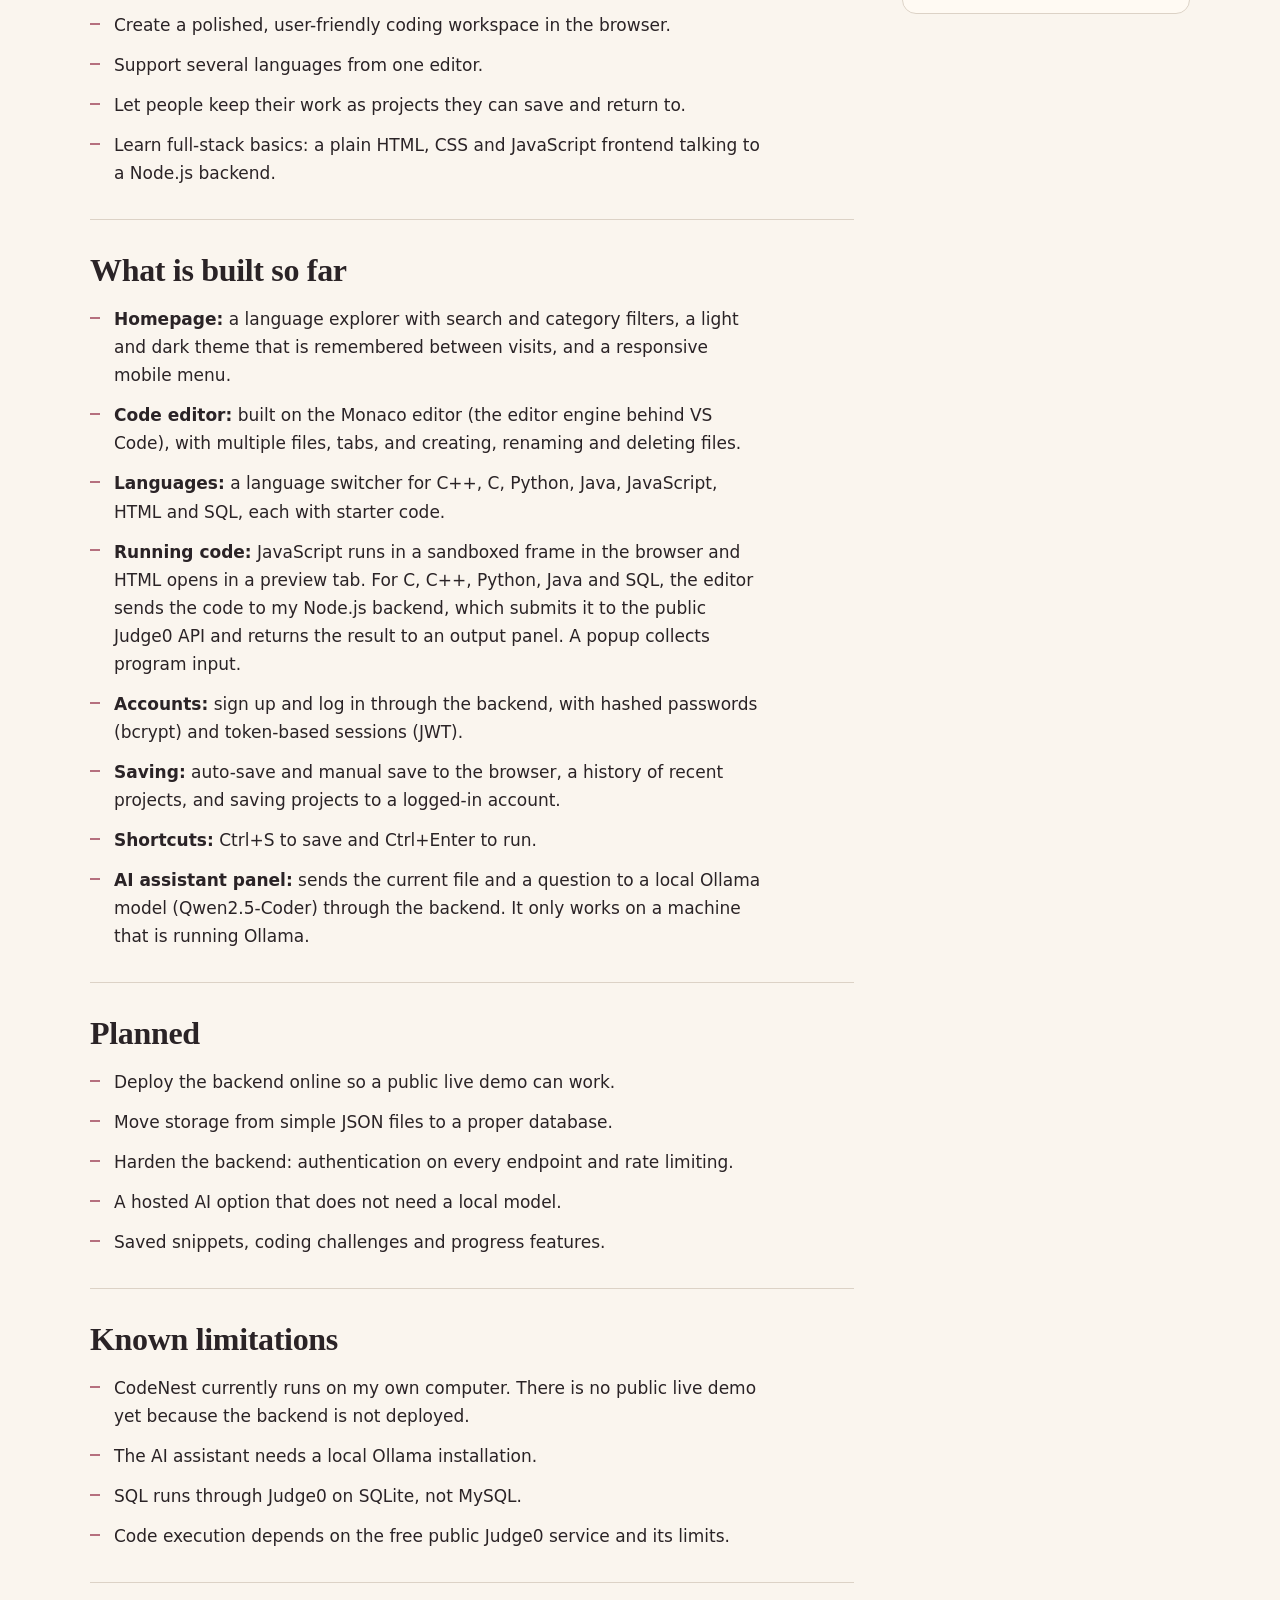
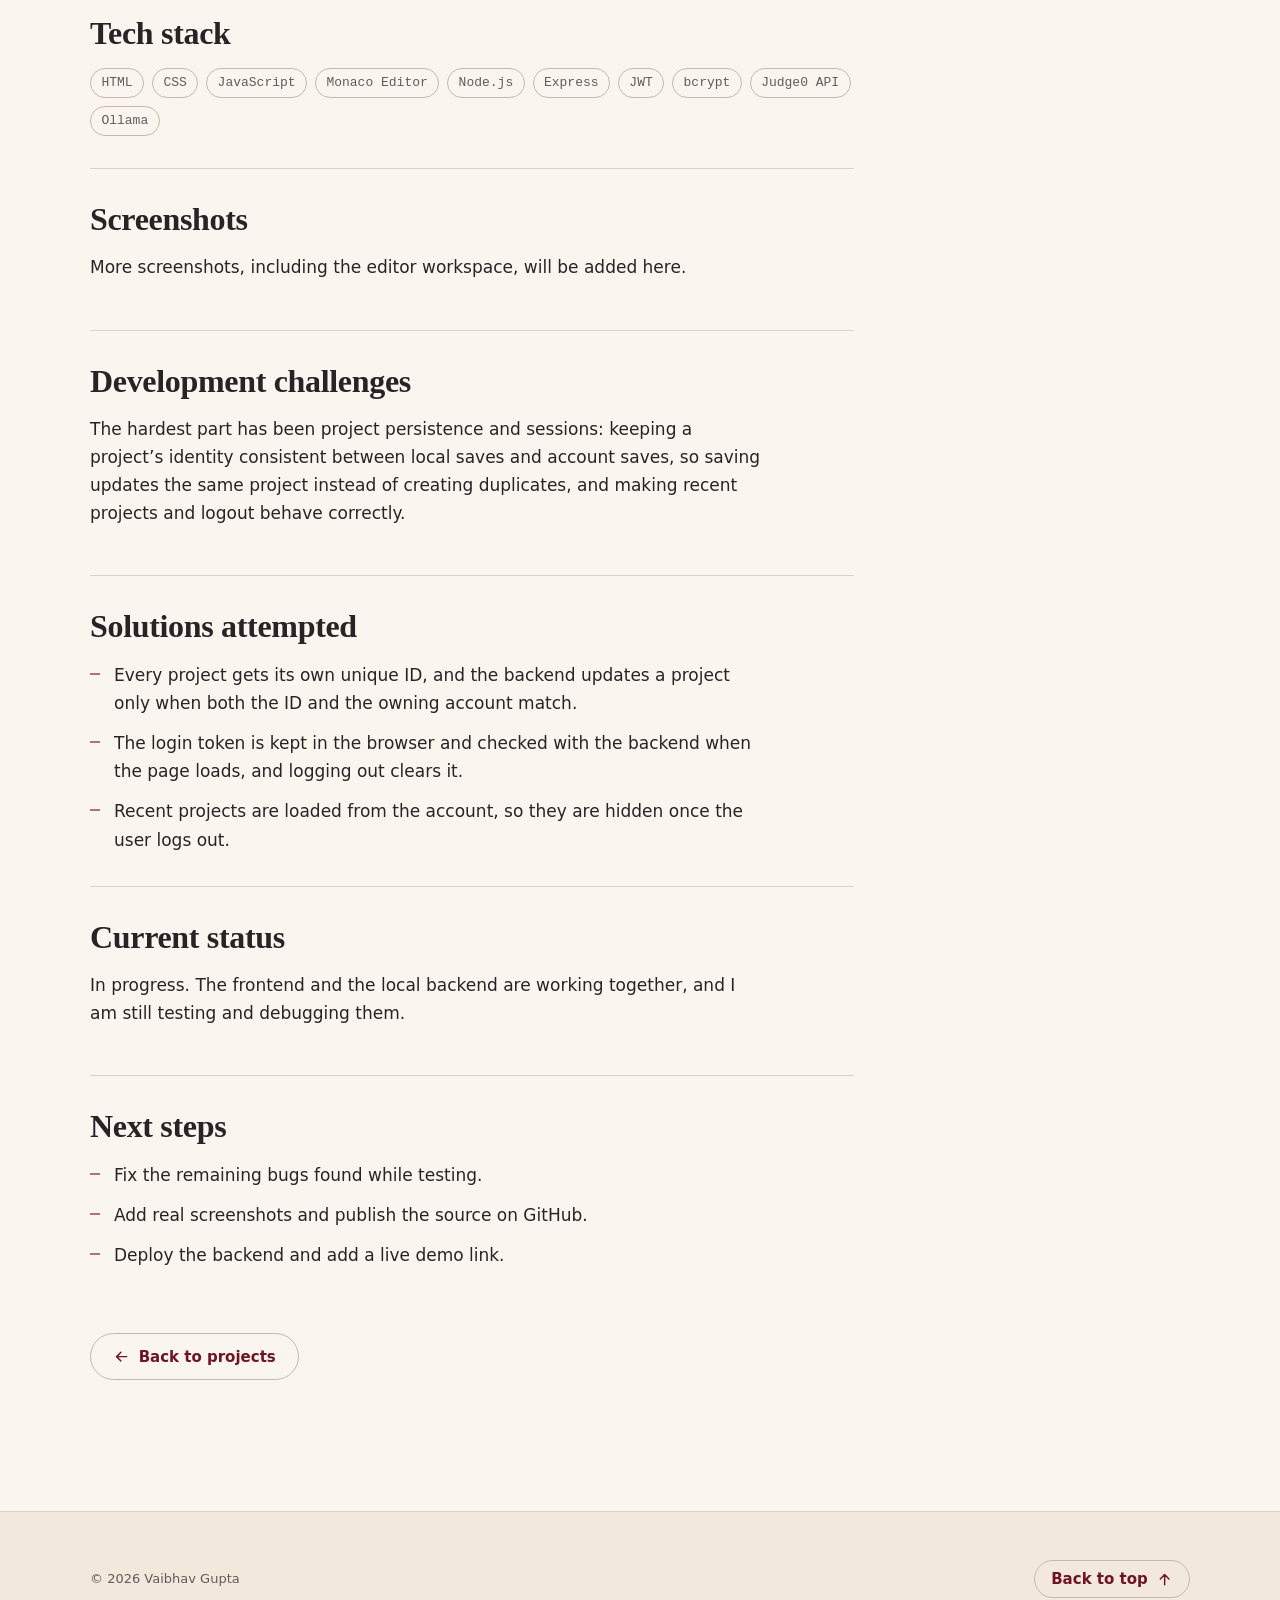
<file: projects/codenest.html>
<!doctype html>
<html lang="en" data-base="../">
<head>
  <meta charset="utf-8">
  <meta name="viewport" content="width=device-width, initial-scale=1">
  <title>CodeNest Case Study — Vaibhav Gupta</title>
  <meta name="description" content="Case study of CodeNest, Vaibhav Gupta's in-progress personal project: a browser-based coding workspace with a Monaco editor, accounts, saved projects and a Node.js backend.">
  <meta name="theme-color" content="#faf5ee">
  <meta property="og:type" content="article">
  <meta property="og:title" content="CodeNest Case Study — Vaibhav Gupta">
  <meta property="og:description" content="An in-progress personal project: a browser-based coding workspace with a Node.js backend.">
  <meta name="twitter:card" content="summary">
  <link rel="icon" href="../favicon/favicon.svg" type="image/svg+xml">
  <script>
    (function () {
      var d = document.documentElement; d.classList.add("js");
      try {
        var t = localStorage.getItem("vg-theme");
        if (t !== "dark" && t !== "light") t = window.matchMedia("(prefers-color-scheme: dark)").matches ? "dark" : "light";
        d.setAttribute("data-theme", t);
      } catch (e) { d.setAttribute("data-theme", "light"); }
    })();
  </script>
  <link rel="stylesheet" href="../css/variables.css">
  <link rel="stylesheet" href="../css/base.css">
  <link rel="stylesheet" href="../css/components.css">
  <link rel="stylesheet" href="../css/sections.css">
  <link rel="stylesheet" href="../css/animations.css">
</head>
<body data-project-id="codenest">
  <svg width="0" height="0" style="position:absolute" aria-hidden="true" focusable="false">
    <symbol id="i-sun" viewBox="0 0 24 24"><circle cx="12" cy="12" r="4"/><path d="M12 2v2M12 20v2M4.9 4.9l1.4 1.4M17.7 17.7l1.4 1.4M2 12h2M20 12h2M4.9 19.1l1.4-1.4M17.7 6.3l1.4-1.4"/></symbol>
    <symbol id="i-moon" viewBox="0 0 24 24"><path d="M21 12.8A9 9 0 1 1 11.2 3a7 7 0 0 0 9.8 9.8z"/></symbol>
    <symbol id="i-menu" viewBox="0 0 24 24"><path d="M4 7h16M4 12h16M4 17h16"/></symbol>
    <symbol id="i-close" viewBox="0 0 24 24"><path d="M6 6l12 12M18 6L6 18"/></symbol>
    <symbol id="i-arrow-right" viewBox="0 0 24 24"><path d="M5 12h14M13 6l6 6-6 6"/></symbol>
    <symbol id="i-arrow-up" viewBox="0 0 24 24"><path d="M12 19V5M6 11l6-6 6 6"/></symbol>
    <symbol id="i-external" viewBox="0 0 24 24"><path d="M14 4h6v6M20 4l-9 9M18 14v5a1 1 0 0 1-1 1H5a1 1 0 0 1-1-1V7a1 1 0 0 1 1-1h5"/></symbol>
    <symbol id="i-download" viewBox="0 0 24 24"><path d="M12 4v11M7 11l5 5 5-5M5 20h14"/></symbol>
    <symbol id="i-github" viewBox="0 0 24 24"><path d="M15 22v-4a4.8 4.8 0 0 0-1-3.5c3 0 6-2 6-5.5.08-1.25-.27-2.48-1-3.5.28-1.15.28-2.35 0-3.5 0 0-1 0-3 1.5-2.64-.5-5.36-.5-8 0C6 2 5 2 5 2c-.3 1.15-.3 2.35 0 3.5A5.403 5.403 0 0 0 4 9c0 3.5 3 5.5 6 5.5-.39.49-.68 1.05-.85 1.65-.17.6-.22 1.23-.15 1.85v4"/><path d="M9 18c-4.51 2-5-2-7-2"/></symbol>
  </svg>

  <a class="skip-link" href="#main">Skip to content</a>

  <header class="site-header" data-site-header>
    <div class="container header-inner">
      <a class="wordmark" href="../index.html#home" aria-label="Vaibhav Gupta, home"><span>V</span><span>G</span><i class="wordmark-dot" aria-hidden="true"></i></a>
      <nav class="site-nav" id="site-nav" aria-label="Primary">
        <ul>
          <li><a href="../index.html#home">Home</a></li>
          <li><a href="../index.html#about">About</a></li>
          <li><a href="../index.html#skills">Skills</a></li>
          <li><a href="../index.html#projects" aria-current="page">Projects</a></li>
          <li><a href="../index.html#journey">Learning Journey</a></li>
          <li><a href="../index.html#contact">Contact</a></li>
        </ul>
      </nav>
      <div class="header-actions">
        <button class="icon-btn" type="button" data-theme-toggle aria-label="Switch to dark theme" aria-pressed="false">
          <svg class="icon icon-sun" aria-hidden="true"><use href="#i-sun"/></svg>
          <svg class="icon icon-moon" aria-hidden="true"><use href="#i-moon"/></svg>
        </button>
        <button class="icon-btn menu-btn" type="button" data-menu-toggle aria-expanded="false" aria-controls="site-nav" aria-label="Open menu">
          <svg class="icon icon-open" aria-hidden="true"><use href="#i-menu"/></svg>
          <svg class="icon icon-close" aria-hidden="true" style="display:none"><use href="#i-close"/></svg>
        </button>
      </div>
    </div>
    <div class="scroll-progress" aria-hidden="true"><span data-scroll-progress></span></div>
  </header>

  <main id="main">
    <div class="container">
      <header class="cs-hero">
        <p class="eyebrow">Case study</p>
        <span class="status status--progress">In progress</span>
        <h1>CodeNest</h1>
        <p class="lede">A personal project: a browser-based coding workspace with a code editor, user accounts, saved projects and code execution through a backend. Still in development, and currently running locally.</p>
      </header>

      <figure class="cs-preview">
        <img src="../assets/images/projects/codenest-placeholder.svg" alt="Placeholder preview for CodeNest; a real screenshot will replace it." width="1280" height="800" decoding="async">
        <figcaption>Placeholder image. Real screenshots will be added as the interface settles.</figcaption>
      </figure>

      <div class="cs-layout">
        <aside class="cs-aside" aria-labelledby="glance-title">
          <h2 id="glance-title">At a glance</h2>
          <dl>
            <div><dt>Status</dt><dd>In progress</dd></div>
            <div><dt>Type</dt><dd>Personal project</dd></div>
            <div><dt>Tech</dt><dd>HTML, CSS, JavaScript, Node.js, Express</dd></div>
            <div><dt>Runs</dt><dd>Locally for now</dd></div>
            <div data-project-link-row hidden><dt>Source</dt><dd><a data-project-link="repo">GitHub repository</a></dd></div>
            <div data-project-link-row hidden><dt>Live</dt><dd><a data-project-link="demo">Live demo</a></dd></div>
          </dl>
        </aside>

        <div class="cs-main">
          <!--
            EDITING GUIDE: Move an item from "Planned" to "Worked on so far" only after you
            have checked your own source code and tested it. Do not mark online code execution
            as working until a compiler backend is connected and tested.
          -->
          <section aria-labelledby="problem">
            <h2 id="problem">Problem and motivation</h2>
            <p>Learning to program means moving between editors, compilers and saved files. CodeNest is my attempt to bring that workflow into one clean browser workspace, and a way for me to learn how the frontend, a backend and an external API fit together by building something I would actually use.</p>
          </section>

          <section aria-labelledby="goals">
            <h2 id="goals">Goals</h2>
            <ul class="bullets">
              <li>Create a polished, user-friendly coding workspace in the browser.</li>
              <li>Support several languages from one editor.</li>
              <li>Let people keep their work as projects they can save and return to.</li>
              <li>Learn full-stack basics: a plain HTML, CSS and JavaScript frontend talking to a Node.js backend.</li>
            </ul>
          </section>

          <section aria-labelledby="built">
            <h2 id="built">What is built so far</h2>
            <ul class="bullets">
              <li><strong>Homepage:</strong> a language explorer with search and category filters, a light and dark theme that is remembered between visits, and a responsive mobile menu.</li>
              <li><strong>Code editor:</strong> built on the Monaco editor (the editor engine behind VS Code), with multiple files, tabs, and creating, renaming and deleting files.</li>
              <li><strong>Languages:</strong> a language switcher for C++, C, Python, Java, JavaScript, HTML and SQL, each with starter code.</li>
              <li><strong>Running code:</strong> JavaScript runs in a sandboxed frame in the browser and HTML opens in a preview tab. For C, C++, Python, Java and SQL, the editor sends the code to my Node.js backend, which submits it to the public Judge0 API and returns the result to an output panel. A popup collects program input.</li>
              <li><strong>Accounts:</strong> sign up and log in through the backend, with hashed passwords (bcrypt) and token-based sessions (JWT).</li>
              <li><strong>Saving:</strong> auto-save and manual save to the browser, a history of recent projects, and saving projects to a logged-in account.</li>
              <li><strong>Shortcuts:</strong> Ctrl+S to save and Ctrl+Enter to run.</li>
              <li><strong>AI assistant panel:</strong> sends the current file and a question to a local Ollama model (Qwen2.5-Coder) through the backend. It only works on a machine that is running Ollama.</li>
            </ul>
          </section>

          <section aria-labelledby="planned">
            <h2 id="planned">Planned</h2>
            <ul class="bullets">
              <li>Deploy the backend online so a public live demo can work.</li>
              <li>Move storage from simple JSON files to a proper database.</li>
              <li>Harden the backend: authentication on every endpoint and rate limiting.</li>
              <li>A hosted AI option that does not need a local model.</li>
              <li>Saved snippets, coding challenges and progress features.</li>
            </ul>
          </section>

          <section aria-labelledby="limits">
            <h2 id="limits">Known limitations</h2>
            <ul class="bullets">
              <li>CodeNest currently runs on my own computer. There is no public live demo yet because the backend is not deployed.</li>
              <li>The AI assistant needs a local Ollama installation.</li>
              <li>SQL runs through Judge0 on SQLite, not MySQL.</li>
              <li>Code execution depends on the free public Judge0 service and its limits.</li>
            </ul>
          </section>

          <section aria-labelledby="stack">
            <h2 id="stack">Tech stack</h2>
            <ul class="tag-list" aria-label="Technologies used">
              <li class="tag">HTML</li><li class="tag">CSS</li><li class="tag">JavaScript</li>
              <li class="tag">Monaco Editor</li><li class="tag">Node.js</li><li class="tag">Express</li>
              <li class="tag">JWT</li><li class="tag">bcrypt</li><li class="tag">Judge0 API</li><li class="tag">Ollama</li>
            </ul>
          </section>

          <section aria-labelledby="screens">
            <h2 id="screens">Screenshots</h2>
            <p>More screenshots, including the editor workspace, will be added here.</p>
          </section>

          <section aria-labelledby="challenges">
            <h2 id="challenges">Development challenges</h2>
            <p>The hardest part has been project persistence and sessions: keeping a project’s identity consistent between local saves and account saves, so saving updates the same project instead of creating duplicates, and making recent projects and logout behave correctly.</p>
          </section>

          <section aria-labelledby="solutions">
            <h2 id="solutions">Solutions attempted</h2>
            <ul class="bullets">
              <li>Every project gets its own unique ID, and the backend updates a project only when both the ID and the owning account match.</li>
              <li>The login token is kept in the browser and checked with the backend when the page loads, and logging out clears it.</li>
              <li>Recent projects are loaded from the account, so they are hidden once the user logs out.</li>
            </ul>
          </section>

          <section aria-labelledby="status">
            <h2 id="status">Current status</h2>
            <p>In progress. The frontend and the local backend are working together, and I am still testing and debugging them.</p>
          </section>

          <section aria-labelledby="next">
            <h2 id="next">Next steps</h2>
            <ul class="bullets">
              <li>Fix the remaining bugs found while testing.</li>
              <li>Add real screenshots and publish the source on GitHub.</li>
              <li>Deploy the backend and add a live demo link.</li>
            </ul>
          </section>

          <p style="margin-top:var(--s-6)"><a class="btn btn--ghost" href="../index.html#projects"><svg class="icon" aria-hidden="true" style="transform:rotate(180deg)"><use href="#i-arrow-right"/></svg> Back to projects</a></p>
        </div>
      </div>
    </div>
  </main>

  <footer class="site-footer">
    <div class="container">
      <div class="footer-bottom" style="margin-top:0;padding-top:0;border:0">
        <p>© <span data-year>2026</span> Vaibhav Gupta</p>
        <a class="btn btn--ghost btn--sm" href="#main">Back to top <svg class="icon" aria-hidden="true"><use href="#i-arrow-up"/></svg></a>
      </div>
    </div>
  </footer>

  <script src="../js/site-config.js"></script>
  <script src="../data/projects.js"></script>
  <script src="../js/projects.js"></script>
  <script src="../js/main.js"></script>
  <script src="../js/theme.js"></script>
  <script src="../js/navigation.js"></script>
</body>
</html>
</file>
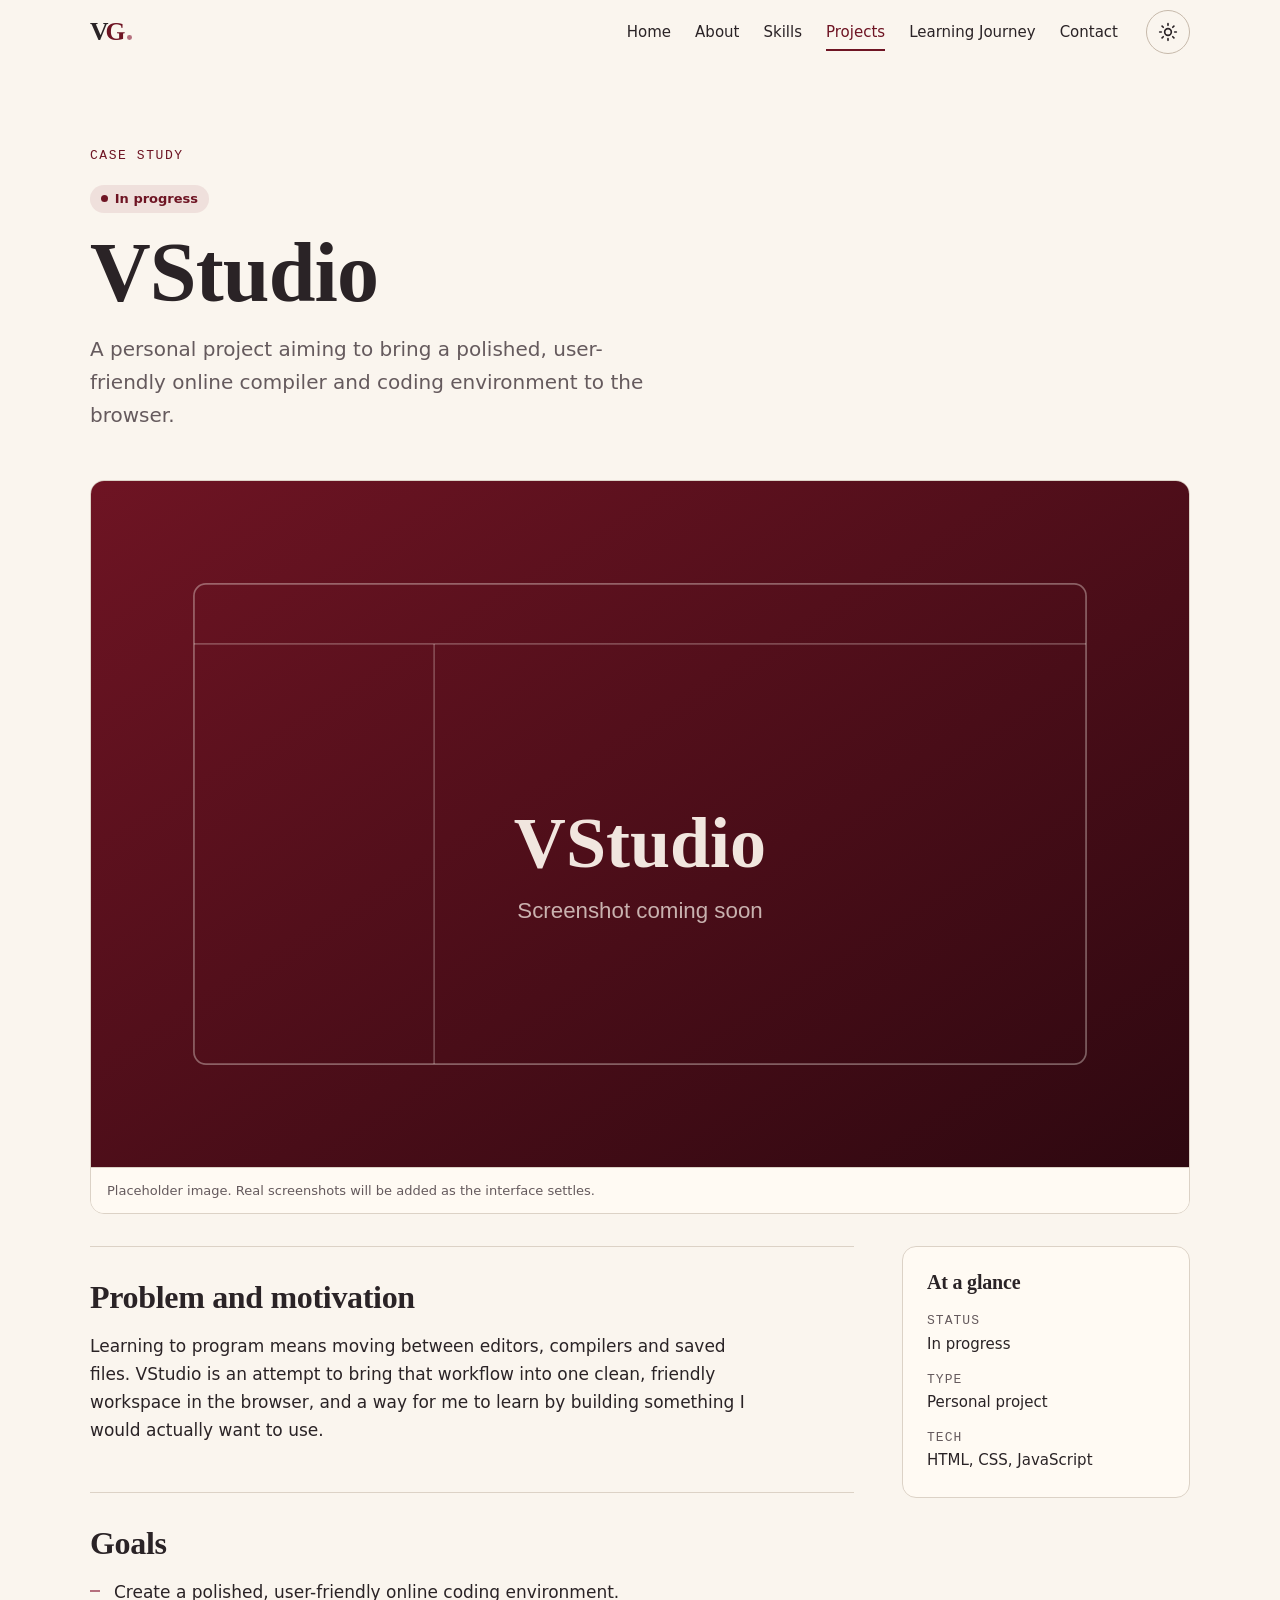
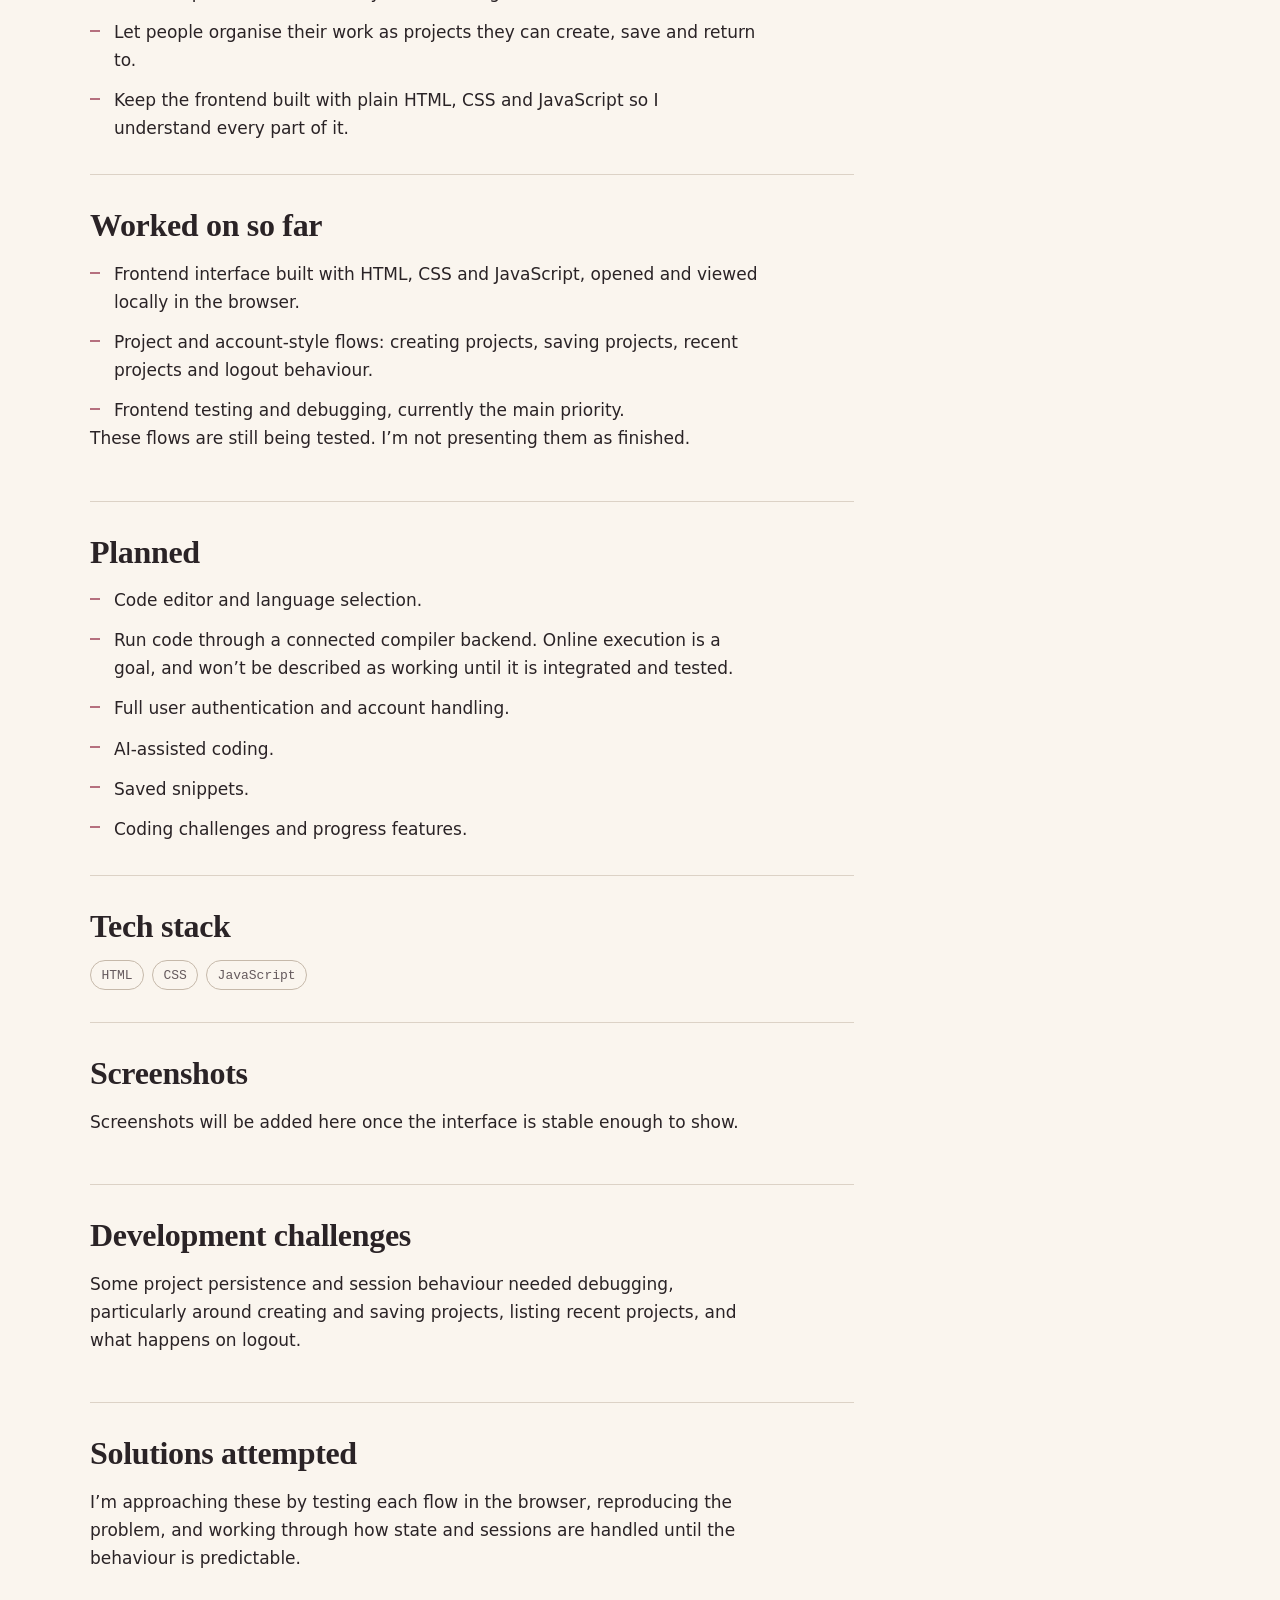
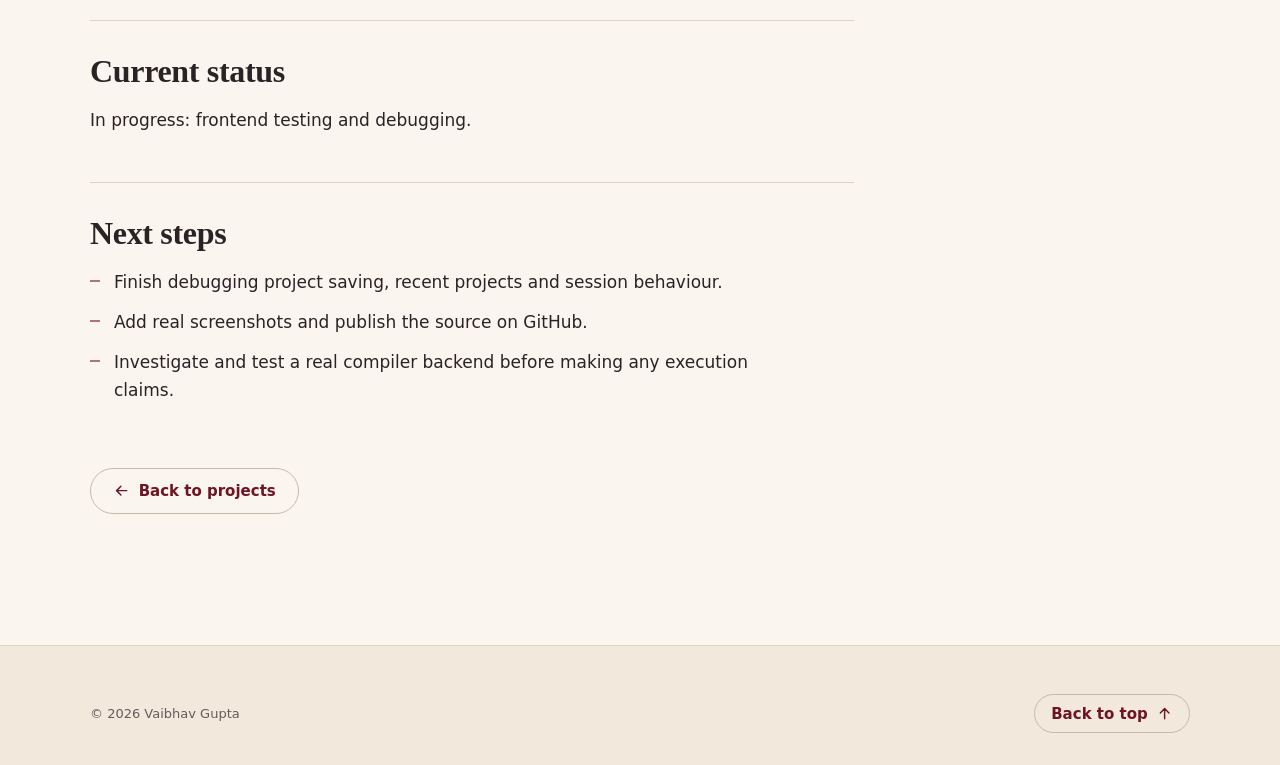
<file: projects/vstudio.html>
<!doctype html>
<html lang="en" data-base="../">
<head>
  <meta charset="utf-8">
  <meta name="viewport" content="width=device-width, initial-scale=1">
  <title>VStudio Case Study — Vaibhav Gupta</title>
  <meta name="description" content="Case study of VStudio, Vaibhav Gupta's in-progress personal project: a user-friendly online compiler and coding environment built with HTML, CSS and JavaScript.">
  <meta name="theme-color" content="#faf5ee">
  <meta property="og:type" content="article">
  <meta property="og:title" content="VStudio Case Study — Vaibhav Gupta">
  <meta property="og:description" content="An in-progress personal project: a user-friendly online compiler and coding environment.">
  <meta name="twitter:card" content="summary">
  <link rel="icon" href="../favicon/favicon.svg" type="image/svg+xml">
  <script>
    (function () {
      var d = document.documentElement; d.classList.add("js");
      try {
        var t = localStorage.getItem("vg-theme");
        if (t !== "dark" && t !== "light") t = window.matchMedia("(prefers-color-scheme: dark)").matches ? "dark" : "light";
        d.setAttribute("data-theme", t);
      } catch (e) { d.setAttribute("data-theme", "light"); }
    })();
  </script>
  <link rel="stylesheet" href="../css/variables.css">
  <link rel="stylesheet" href="../css/base.css">
  <link rel="stylesheet" href="../css/components.css">
  <link rel="stylesheet" href="../css/sections.css">
  <link rel="stylesheet" href="../css/animations.css">
</head>
<body data-project-id="vstudio">
  <svg width="0" height="0" style="position:absolute" aria-hidden="true" focusable="false">
    <symbol id="i-sun" viewBox="0 0 24 24"><circle cx="12" cy="12" r="4"/><path d="M12 2v2M12 20v2M4.9 4.9l1.4 1.4M17.7 17.7l1.4 1.4M2 12h2M20 12h2M4.9 19.1l1.4-1.4M17.7 6.3l1.4-1.4"/></symbol>
    <symbol id="i-moon" viewBox="0 0 24 24"><path d="M21 12.8A9 9 0 1 1 11.2 3a7 7 0 0 0 9.8 9.8z"/></symbol>
    <symbol id="i-menu" viewBox="0 0 24 24"><path d="M4 7h16M4 12h16M4 17h16"/></symbol>
    <symbol id="i-close" viewBox="0 0 24 24"><path d="M6 6l12 12M18 6L6 18"/></symbol>
    <symbol id="i-arrow-right" viewBox="0 0 24 24"><path d="M5 12h14M13 6l6 6-6 6"/></symbol>
    <symbol id="i-arrow-up" viewBox="0 0 24 24"><path d="M12 19V5M6 11l6-6 6 6"/></symbol>
    <symbol id="i-external" viewBox="0 0 24 24"><path d="M14 4h6v6M20 4l-9 9M18 14v5a1 1 0 0 1-1 1H5a1 1 0 0 1-1-1V7a1 1 0 0 1 1-1h5"/></symbol>
    <symbol id="i-download" viewBox="0 0 24 24"><path d="M12 4v11M7 11l5 5 5-5M5 20h14"/></symbol>
    <symbol id="i-github" viewBox="0 0 24 24"><path d="M15 22v-4a4.8 4.8 0 0 0-1-3.5c3 0 6-2 6-5.5.08-1.25-.27-2.48-1-3.5.28-1.15.28-2.35 0-3.5 0 0-1 0-3 1.5-2.64-.5-5.36-.5-8 0C6 2 5 2 5 2c-.3 1.15-.3 2.35 0 3.5A5.403 5.403 0 0 0 4 9c0 3.5 3 5.5 6 5.5-.39.49-.68 1.05-.85 1.65-.17.6-.22 1.23-.15 1.85v4"/><path d="M9 18c-4.51 2-5-2-7-2"/></symbol>
  </svg>

  <a class="skip-link" href="#main">Skip to content</a>

  <header class="site-header" data-site-header>
    <div class="container header-inner">
      <a class="wordmark" href="../index.html#home" aria-label="Vaibhav Gupta, home"><span>V</span><span>G</span><i class="wordmark-dot" aria-hidden="true"></i></a>
      <nav class="site-nav" id="site-nav" aria-label="Primary">
        <ul>
          <li><a href="../index.html#home">Home</a></li>
          <li><a href="../index.html#about">About</a></li>
          <li><a href="../index.html#skills">Skills</a></li>
          <li><a href="../index.html#projects" aria-current="page">Projects</a></li>
          <li><a href="../index.html#journey">Learning Journey</a></li>
          <li><a href="../index.html#contact">Contact</a></li>
        </ul>
      </nav>
      <div class="header-actions">
        <button class="icon-btn" type="button" data-theme-toggle aria-label="Switch to dark theme" aria-pressed="false">
          <svg class="icon icon-sun" aria-hidden="true"><use href="#i-sun"/></svg>
          <svg class="icon icon-moon" aria-hidden="true"><use href="#i-moon"/></svg>
        </button>
        <button class="icon-btn menu-btn" type="button" data-menu-toggle aria-expanded="false" aria-controls="site-nav" aria-label="Open menu">
          <svg class="icon icon-open" aria-hidden="true"><use href="#i-menu"/></svg>
          <svg class="icon icon-close" aria-hidden="true" style="display:none"><use href="#i-close"/></svg>
        </button>
      </div>
    </div>
    <div class="scroll-progress" aria-hidden="true"><span data-scroll-progress></span></div>
  </header>

  <main id="main">
    <div class="container">
      <header class="cs-hero">
        <p class="eyebrow">Case study</p>
        <span class="status status--progress">In progress</span>
        <h1>VStudio</h1>
        <p class="lede">A personal project aiming to bring a polished, user-friendly online compiler and coding environment to the browser.</p>
      </header>

      <figure class="cs-preview">
        <img src="../assets/images/projects/vstudio-placeholder.svg" alt="Placeholder preview for VStudio; a real screenshot will replace it." width="1280" height="800" decoding="async">
        <figcaption>Placeholder image. Real screenshots will be added as the interface settles.</figcaption>
      </figure>

      <div class="cs-layout">
        <aside class="cs-aside" aria-labelledby="glance-title">
          <h2 id="glance-title">At a glance</h2>
          <dl>
            <div><dt>Status</dt><dd>In progress</dd></div>
            <div><dt>Type</dt><dd>Personal project</dd></div>
            <div><dt>Tech</dt><dd>HTML, CSS, JavaScript</dd></div>
            <div data-project-link-row hidden><dt>Source</dt><dd><a data-project-link="repo">GitHub repository</a></dd></div>
            <div data-project-link-row hidden><dt>Live</dt><dd><a data-project-link="demo">Live demo</a></dd></div>
          </dl>
        </aside>

        <div class="cs-main">
          <!--
            EDITING GUIDE: Move an item from "Planned" to "Worked on so far" only after you
            have checked your own source code and tested it. Do not mark online code execution
            as working until a compiler backend is connected and tested.
          -->
          <section aria-labelledby="problem">
            <h2 id="problem">Problem and motivation</h2>
            <p>Learning to program means moving between editors, compilers and saved files. VStudio is an attempt to bring that workflow into one clean, friendly workspace in the browser, and a way for me to learn by building something I would actually want to use.</p>
          </section>

          <section aria-labelledby="goals">
            <h2 id="goals">Goals</h2>
            <ul class="bullets">
              <li>Create a polished, user-friendly online coding environment.</li>
              <li>Let people organise their work as projects they can create, save and return to.</li>
              <li>Keep the frontend built with plain HTML, CSS and JavaScript so I understand every part of it.</li>
            </ul>
          </section>

          <section aria-labelledby="worked-on">
            <h2 id="worked-on">Worked on so far</h2>
            <ul class="bullets">
              <li>Frontend interface built with HTML, CSS and JavaScript, opened and viewed locally in the browser.</li>
              <li>Project and account-style flows: creating projects, saving projects, recent projects and logout behaviour.</li>
              <li>Frontend testing and debugging, currently the main priority.</li>
            </ul>
            <p>These flows are still being tested. I’m not presenting them as finished.</p>
          </section>

          <section aria-labelledby="planned">
            <h2 id="planned">Planned</h2>
            <ul class="bullets">
              <li>Code editor and language selection.</li>
              <li>Run code through a connected compiler backend. Online execution is a goal, and won’t be described as working until it is integrated and tested.</li>
              <li>Full user authentication and account handling.</li>
              <li>AI-assisted coding.</li>
              <li>Saved snippets.</li>
              <li>Coding challenges and progress features.</li>
            </ul>
          </section>

          <section aria-labelledby="stack">
            <h2 id="stack">Tech stack</h2>
            <ul class="tag-list" aria-label="Technologies used"><li class="tag">HTML</li><li class="tag">CSS</li><li class="tag">JavaScript</li></ul>
          </section>

          <section aria-labelledby="screens">
            <h2 id="screens">Screenshots</h2>
            <p>Screenshots will be added here once the interface is stable enough to show.</p>
          </section>

          <section aria-labelledby="challenges">
            <h2 id="challenges">Development challenges</h2>
            <p>Some project persistence and session behaviour needed debugging, particularly around creating and saving projects, listing recent projects, and what happens on logout.</p>
          </section>

          <section aria-labelledby="solutions">
            <h2 id="solutions">Solutions attempted</h2>
            <p>I’m approaching these by testing each flow in the browser, reproducing the problem, and working through how state and sessions are handled until the behaviour is predictable.</p>
          </section>

          <section aria-labelledby="status">
            <h2 id="status">Current status</h2>
            <p>In progress: frontend testing and debugging.</p>
          </section>

          <section aria-labelledby="next">
            <h2 id="next">Next steps</h2>
            <ul class="bullets">
              <li>Finish debugging project saving, recent projects and session behaviour.</li>
              <li>Add real screenshots and publish the source on GitHub.</li>
              <li>Investigate and test a real compiler backend before making any execution claims.</li>
            </ul>
          </section>

          <p style="margin-top:var(--s-6)"><a class="btn btn--ghost" href="../index.html#projects"><svg class="icon" aria-hidden="true" style="transform:rotate(180deg)"><use href="#i-arrow-right"/></svg> Back to projects</a></p>
        </div>
      </div>
    </div>
  </main>

  <footer class="site-footer">
    <div class="container">
      <div class="footer-bottom" style="margin-top:0;padding-top:0;border:0">
        <p>© <span data-year>2026</span> Vaibhav Gupta</p>
        <a class="btn btn--ghost btn--sm" href="#main">Back to top <svg class="icon" aria-hidden="true"><use href="#i-arrow-up"/></svg></a>
      </div>
    </div>
  </footer>

  <script src="../js/site-config.js"></script>
  <script src="../data/projects.js"></script>
  <script src="../js/projects.js"></script>
  <script src="../js/main.js"></script>
  <script src="../js/theme.js"></script>
  <script src="../js/navigation.js"></script>
</body>
</html>
</file>
<file: css/variables.css>
/* Design tokens — edit here to re-theme the whole site. */
:root {
  /* Typography (system stacks: no external font requests) */
  --font-display: "Iowan Old Style", "Palatino Linotype", Palatino, "Book Antiqua", Georgia, serif;
  --font-body: ui-sans-serif, system-ui, -apple-system, "Segoe UI", Roboto, "Helvetica Neue", Arial, sans-serif;
  --font-mono: ui-monospace, SFMono-Regular, Menlo, Consolas, monospace;

  --fs-xs: 0.8125rem;
  --fs-sm: 0.9375rem;
  --fs-base: 1.0625rem;
  --fs-lg: 1.25rem;
  --fs-xl: clamp(1.5rem, 1.2rem + 1.2vw, 2rem);
  --fs-2xl: clamp(2rem, 1.4rem + 2.6vw, 3.25rem);
  --fs-hero: clamp(2.5rem, 1.5rem + 4.8vw, 5.25rem);

  /* Spacing */
  --s-1: 0.25rem;
  --s-2: 0.5rem;
  --s-3: 0.75rem;
  --s-4: 1rem;
  --s-5: 1.5rem;
  --s-6: 2rem;
  --s-7: 3rem;
  --s-8: 4.5rem;
  --s-9: 7rem;
  --gutter: clamp(1.25rem, 4vw, 2.5rem);
  --section-y: clamp(4rem, 9vw, 7.5rem);
  --container: 1180px;
  --measure: 62ch;
  --header-h: 4rem;

  /* Radii */
  --r-sm: 4px;
  --r-md: 8px;
  --r-lg: 14px;
  --r-pill: 999px;

  /* Motion */
  --ease: cubic-bezier(0.22, 0.61, 0.36, 1);
  --t-fast: 150ms var(--ease);
  --t-med: 320ms var(--ease);
  --t-slow: 700ms var(--ease);

  /* Light theme: Burgundy + warm cream */
  --bg: #faf5ee;
  --bg-header: rgba(250, 245, 238, 0.92);
  --surface: #fffaf3;
  --surface-2: #f2e9dc;
  --text: #2a2326;
  --muted: #655a5d;
  --primary: #6e1423;
  --primary-strong: #4a0d18;
  --on-primary: #fff8f0;
  --link: #6e1423;
  --accent: #b5707e;
  --accent-soft: rgba(181, 112, 126, 0.16);
  --border: #dcd2c6;
  --border-strong: #c6b9aa;
  --focus: #6e1423;

  --shadow-sm: 0 1px 2px rgba(42, 35, 38, 0.06);
  --shadow-md: 0 10px 30px -12px rgba(74, 13, 24, 0.22);
  color-scheme: light;
}

/* Dark theme: charcoal + wine */
[data-theme="dark"] {
  --bg: #171214;
  --bg-header: rgba(23, 18, 20, 0.92);
  --surface: #211a1d;
  --surface-2: #2b2125;
  --text: #f1e8e2;
  --muted: #b9aaad;
  --primary: #9b2c40;
  --primary-strong: #7d2234;
  --on-primary: #fff8f0;
  --link: #e8a0ae;
  --accent: #c98593;
  --accent-soft: rgba(201, 133, 147, 0.16);
  --border: #3a2f33;
  --border-strong: #52444a;
  --focus: #e8a0ae;

  --shadow-sm: 0 1px 2px rgba(0, 0, 0, 0.4);
  --shadow-md: 0 14px 34px -14px rgba(0, 0, 0, 0.65);
  color-scheme: dark;
}
</file>
<file: css/base.css>
/* Reset + base */
*, *::before, *::after { box-sizing: border-box; }
html { -webkit-text-size-adjust: 100%; scroll-padding-top: calc(var(--header-h) + 1rem); }
@media (prefers-reduced-motion: no-preference) { html { scroll-behavior: smooth; } }
body {
  margin: 0;
  font-family: var(--font-body);
  font-size: var(--fs-base);
  line-height: 1.65;
  color: var(--text);
  background: var(--bg);
  overflow-x: hidden;
  transition: background-color var(--t-med), color var(--t-med);
}
img, svg { max-width: 100%; display: block; }
h1, h2, h3, h4 { font-family: var(--font-display); font-weight: 600; line-height: 1.15; margin: 0; letter-spacing: -0.01em; }
p { margin: 0 0 var(--s-4); }
ul, ol { margin: 0; padding: 0; list-style: none; }
a { color: var(--link); text-underline-offset: 0.2em; }
a:hover { color: var(--primary-strong); }
[data-theme="dark"] a:hover { color: #f6c4cd; }
button { font: inherit; color: inherit; cursor: pointer; }
:focus-visible { outline: 3px solid var(--focus); outline-offset: 3px; border-radius: var(--r-sm); }
::selection { background: var(--primary); color: var(--on-primary); }
[hidden] { display: none !important; }

.container { width: 100%; max-width: var(--container); margin-inline: auto; padding-inline: var(--gutter); }
.section { padding-block: var(--section-y); }
.section--alt { background: var(--surface-2); }
.sr-only {
  position: absolute; width: 1px; height: 1px; padding: 0; margin: -1px;
  overflow: hidden; clip: rect(0, 0, 0, 0); white-space: nowrap; border: 0;
}
.skip-link {
  position: absolute; left: var(--s-4); top: -4rem; z-index: 100;
  background: var(--primary); color: var(--on-primary); padding: var(--s-2) var(--s-4);
  border-radius: var(--r-md); text-decoration: none; transition: top var(--t-fast);
}
.skip-link:focus { top: var(--s-3); color: var(--on-primary); }
.icon { width: 1.15em; height: 1.15em; stroke: currentColor; fill: none; stroke-width: 2; stroke-linecap: round; stroke-linejoin: round; flex: none; }
</file>
<file: css/components.css>
/* Reusable components */

/* Buttons */
.btn {
  display: inline-flex; align-items: center; justify-content: center; gap: var(--s-2);
  min-height: 2.9rem; padding: 0.65rem 1.4rem; border-radius: var(--r-pill);
  border: 1.5px solid var(--primary); background: var(--primary); color: var(--on-primary);
  font-weight: 600; font-size: var(--fs-sm); text-decoration: none; line-height: 1.2;
  transition: background-color var(--t-fast), color var(--t-fast), transform var(--t-fast), border-color var(--t-fast);
}
.btn:hover { background: var(--primary-strong); border-color: var(--primary-strong); color: var(--on-primary); transform: translateY(-1px); }
.btn:active { transform: translateY(0); }
.btn .icon { transition: transform var(--t-fast); }
.btn:hover .icon-arrow { transform: translateX(3px); }
.btn--ghost { background: transparent; color: var(--link); border-color: var(--border-strong); }
.btn--ghost:hover { background: var(--accent-soft); color: var(--link); border-color: var(--accent); }
.btn--sm { min-height: 2.4rem; padding: 0.4rem 1rem; }
.btn[disabled] { opacity: 0.55; cursor: not-allowed; transform: none; }

.icon-btn {
  display: inline-grid; place-items: center; width: 2.75rem; height: 2.75rem;
  border-radius: 50%; border: 1.5px solid var(--border-strong); background: transparent; color: var(--text);
  transition: background-color var(--t-fast), border-color var(--t-fast);
}
.icon-btn:hover { background: var(--accent-soft); border-color: var(--accent); }
.icon-btn .icon { width: 1.25rem; height: 1.25rem; }
[data-theme="light"] .icon-moon, [data-theme="dark"] .icon-sun { display: none; }

/* Tags & status */
.tag-list { display: flex; flex-wrap: wrap; gap: var(--s-2); }
.tag {
  font-size: var(--fs-xs); font-family: var(--font-mono); padding: 0.2rem 0.65rem;
  border: 1px solid var(--border-strong); border-radius: var(--r-pill); color: var(--muted);
}
.status {
  display: inline-flex; align-items: center; gap: 0.4rem; font-size: var(--fs-xs); font-weight: 600;
  padding: 0.2rem 0.7rem; border-radius: var(--r-pill); white-space: nowrap;
}
.status::before { content: ""; width: 0.45rem; height: 0.45rem; border-radius: 50%; background: currentColor; }
.status--done { background: var(--primary); color: var(--on-primary); }
.status--learning { border: 1.5px solid var(--accent); color: var(--link); }
.status--practicing { background: var(--accent-soft); color: var(--link); }
.status--building { border: 1.5px dashed var(--border-strong); color: var(--muted); }
.status--progress { background: var(--accent-soft); color: var(--link); }

.eyebrow { font-family: var(--font-mono); font-size: var(--fs-xs); letter-spacing: 0.12em; text-transform: uppercase; color: var(--link); margin-bottom: var(--s-4); }
.section-head { max-width: 46rem; margin-bottom: var(--s-7); }
.section-head h2 { font-size: var(--fs-2xl); margin-bottom: var(--s-4); }
.section-head p { color: var(--muted); max-width: var(--measure); }

/* Header + navigation */
.site-header {
  position: sticky; top: 0; z-index: 50; background: var(--bg-header);
  backdrop-filter: blur(8px); -webkit-backdrop-filter: blur(8px);
  border-bottom: 1px solid transparent; transition: border-color var(--t-med), background-color var(--t-med);
}
.site-header.is-scrolled { border-bottom-color: var(--border); }
.header-inner { display: flex; align-items: center; justify-content: space-between; height: var(--header-h); gap: var(--s-4); }
.wordmark {
  font-family: var(--font-display); font-size: 1.6rem; font-weight: 700; letter-spacing: -0.04em;
  color: var(--text); text-decoration: none; display: inline-flex; align-items: baseline;
}
.wordmark span:last-of-type { color: var(--primary); margin-left: -0.08em; }
[data-theme="dark"] .wordmark span:last-of-type { color: var(--link); }
.wordmark-dot { width: 0.3rem; height: 0.3rem; border-radius: 50%; background: var(--accent); margin-left: 0.15rem; }
.wordmark:hover { color: var(--text); }
.header-actions { display: flex; align-items: center; gap: var(--s-2); }

.site-nav {
  position: fixed; top: var(--header-h); left: 0; right: 0; background: var(--bg);
  border-bottom: 1px solid var(--border); padding: var(--s-4) var(--gutter) var(--s-5);
  opacity: 0; visibility: hidden; transform: translateY(-8px);
  transition: opacity var(--t-med), transform var(--t-med), visibility 0s linear 320ms;
}
.site-nav.is-open { opacity: 1; visibility: visible; transform: none; transition-delay: 0s; }
.site-nav ul { display: grid; }
.site-nav a {
  display: block; padding: 0.85rem 0; border-bottom: 1px solid var(--border);
  color: var(--text); text-decoration: none; font-weight: 500; position: relative;
}
.site-nav a[aria-current="true"], .site-nav a[aria-current="page"] { color: var(--link); }
.site-nav a[aria-current="true"]::before, .site-nav a[aria-current="page"]::before {
  content: ""; position: absolute; left: -0.9rem; top: 50%; width: 0.4rem; height: 0.4rem; border-radius: 50%; background: var(--primary); transform: translateY(-50%);
}
[data-theme="dark"] .site-nav a[aria-current]::before { background: var(--link); }

.scroll-progress { height: 3px; background: transparent; }
.scroll-progress span { display: block; height: 100%; width: 100%; background: var(--primary); transform: scaleX(0); transform-origin: left; }
[data-theme="dark"] .scroll-progress span { background: var(--accent); }

@media (min-width: 900px) {
  .menu-btn { display: none; }
  .site-nav {
    position: static; background: none; border: 0; padding: 0; opacity: 1; visibility: visible; transform: none;
    margin-left: auto; margin-right: var(--s-3);
  }
  .site-nav ul { display: flex; gap: var(--s-5); }
  .site-nav a { border: 0; padding: 0.4rem 0; font-size: var(--fs-sm); }
  .site-nav a::before { display: none; }
  .site-nav a::after {
    content: ""; position: absolute; left: 0; right: 0; bottom: 0; height: 2px; background: currentColor;
    transform: scaleX(0); transform-origin: left; transition: transform var(--t-med);
  }
  .site-nav a:hover::after, .site-nav a[aria-current]::after { transform: scaleX(1); }
}

/* Social list */
.social-row { display: flex; flex-wrap: wrap; gap: var(--s-3); }
.social-link {
  display: inline-flex; align-items: center; gap: var(--s-2); text-decoration: none; color: var(--text);
  font-size: var(--fs-sm); font-weight: 500; padding: 0.45rem 0.9rem; border: 1px solid var(--border-strong); border-radius: var(--r-pill);
  transition: background-color var(--t-fast), border-color var(--t-fast);
}
.social-link:hover { background: var(--accent-soft); border-color: var(--accent); color: var(--text); }

/* Project cards */
.project-card {
  display: grid; background: var(--surface); border: 1px solid var(--border); border-radius: var(--r-lg);
  overflow: hidden; box-shadow: var(--shadow-sm); transition: box-shadow var(--t-med), transform var(--t-med), border-color var(--t-med);
}
.project-card:hover, .project-card:focus-within { box-shadow: var(--shadow-md); border-color: var(--border-strong); transform: translateY(-2px); }
.project-media { overflow: hidden; background: var(--surface-2); aspect-ratio: 16 / 10; }
.project-media img { width: 100%; height: 100%; object-fit: cover; transition: transform 800ms var(--ease); }
.project-card:hover .project-media img { transform: scale(1.03); }
.project-body { padding: clamp(1.25rem, 3vw, 2.25rem); display: grid; gap: var(--s-4); align-content: center; }
.project-body h3 { font-size: var(--fs-xl); }
.project-sub { color: var(--muted); font-size: var(--fs-sm); margin: 0; }
.project-actions { display: flex; flex-wrap: wrap; gap: var(--s-3); }
.project-head { display: flex; flex-wrap: wrap; align-items: center; gap: var(--s-3); }

  @media (min-width: 860px) {
  .project-card--featured { grid-template-columns: 1.7fr 1fr; }
  .project-card--featured .project-media { aspect-ratio: auto; min-height: 100%; }
  .project-card--featured .project-media img { object-position: center top; }
}


/* Form */
.form { display: grid; gap: var(--s-5); }
.field { display: grid; gap: var(--s-2); }
.field label { font-weight: 600; font-size: var(--fs-sm); }
.field input, .field textarea {
  width: 100%; font: inherit; color: var(--text); background: var(--surface);
  border: 1.5px solid var(--border-strong); border-radius: var(--r-md); padding: 0.75rem 0.9rem;
  transition: border-color var(--t-fast), box-shadow var(--t-fast);
}
.field textarea { min-height: 9rem; resize: vertical; }
.field input:focus, .field textarea:focus { outline: none; border-color: var(--primary); box-shadow: 0 0 0 3px var(--accent-soft); }
[data-theme="dark"] .field input:focus, [data-theme="dark"] .field textarea:focus { border-color: var(--link); }
.field [aria-invalid="true"] { border-color: #b3261e; }
[data-theme="dark"] .field [aria-invalid="true"] { border-color: #ff8a80; }
.field-error { color: #a1211a; font-size: var(--fs-xs); min-height: 1.1em; margin: 0; }
[data-theme="dark"] .field-error { color: #ff9e95; }
.hp-field { position: absolute; left: -9999px; width: 1px; height: 1px; overflow: hidden; }
.form-status { padding: var(--s-3) var(--s-4); border-radius: var(--r-md); font-size: var(--fs-sm); border: 1px solid var(--border-strong); margin: 0; }
.form-status--ok { background: var(--accent-soft); border-color: var(--accent); }
.form-status--error { border-color: #b3261e; color: #a1211a; }
[data-theme="dark"] .form-status--error { border-color: #ff8a80; color: #ff9e95; }
.notice { border-left: 3px solid var(--accent); background: var(--surface-2); padding: var(--s-3) var(--s-4); border-radius: 0 var(--r-md) var(--r-md) 0; font-size: var(--fs-sm); color: var(--muted); }

/* Footer */
.site-footer { border-top: 1px solid var(--border); padding-block: var(--s-7) var(--s-6); background: var(--surface-2); }
.footer-grid { display: grid; gap: var(--s-6); }
.footer-grid p { color: var(--muted); max-width: 34ch; margin-top: var(--s-3); }
.footer-nav ul { display: flex; flex-wrap: wrap; gap: var(--s-2) var(--s-5); }
.footer-nav a { color: var(--text); text-decoration: none; font-size: var(--fs-sm); }
.footer-nav a:hover { text-decoration: underline; }
.footer-bottom { display: flex; flex-wrap: wrap; justify-content: space-between; align-items: center; gap: var(--s-4); margin-top: var(--s-7); padding-top: var(--s-5); border-top: 1px solid var(--border); font-size: var(--fs-xs); color: var(--muted); }
.footer-bottom p { margin: 0; }
@media (min-width: 800px) { .footer-grid { grid-template-columns: 1.3fr 1fr 1fr; align-items: start; } }
</file>
<file: css/sections.css>
/* Section-specific layouts (mobile-first, breakpoints inline) */

/* Hero */
.hero { position: relative; padding-block: clamp(2.5rem, 6vw, 5rem) clamp(3rem, 7vw, 5.5rem); overflow: clip; }
.hero::before {
  content: ""; position: absolute; inset: 0; pointer-events: none;
  background: radial-gradient(55% 45% at 88% 8%, var(--accent-soft), transparent 70%);
}
.hero-grid { position: relative; display: grid; gap: var(--s-7); align-items: center; }
.hero-title { font-size: var(--fs-hero); line-height: 1.04; letter-spacing: -0.025em; margin-bottom: var(--s-5); }
.hero-title-sub { display: block; margin-top: var(--s-3); font-size: 0.52em; font-style: italic; font-weight: 500; color: var(--link); letter-spacing: -0.01em; line-height: 1.15; }
.hero-lede { font-size: var(--fs-lg); color: var(--muted); max-width: 40ch; }
.hero-roles { font-family: var(--font-mono); font-size: var(--fs-sm); margin-bottom: var(--s-6); min-height: 1.6em; }
.roles-prefix { color: var(--muted); }
.role-text { color: var(--text); font-weight: 600; }
.caret { display: inline-block; width: 2px; height: 1.1em; background: var(--primary); margin-left: 2px; vertical-align: text-bottom; animation: blink 1s steps(2) infinite; }
.hero-cta { display: flex; flex-wrap: wrap; gap: var(--s-3); margin-bottom: var(--s-6); }

.portrait { margin: 0; justify-self: start; width: min(100%, 22rem); }
.portrait-frame {
  position: relative; aspect-ratio: 4 / 5; border-radius: var(--r-lg); overflow: hidden;
  background: linear-gradient(160deg, var(--primary) 0%, #3b0a14 100%);
  display: grid; place-items: center; box-shadow: var(--shadow-md);
}
.portrait-frame::after { content: ""; position: absolute; inset: 0.75rem; border: 1px solid rgba(255, 248, 240, 0.28); border-radius: calc(var(--r-lg) - 6px); pointer-events: none; }
.portrait-mark { font-family: var(--font-display); font-size: clamp(5rem, 18vw, 8rem); font-weight: 700; letter-spacing: -0.06em; color: #fff8f0; opacity: 0.92; }
.portrait-frame img { position: absolute; inset: 0; width: 100%; height: 100%; object-fit: cover; }
.portrait figcaption { margin-top: var(--s-3); font-family: var(--font-mono); font-size: var(--fs-xs); color: var(--muted); }

.scroll-cue { display: inline-flex; flex-direction: column; align-items: center; gap: var(--s-2); margin: var(--s-7) auto 0; font-size: var(--fs-xs); font-family: var(--font-mono); letter-spacing: 0.1em; text-transform: uppercase; color: var(--muted); text-decoration: none; }
.scroll-cue::after { content: ""; width: 1px; height: 2.5rem; background: var(--border-strong); transform-origin: top; animation: cue 2s var(--ease) infinite; }
.hero .container { display: flex; flex-direction: column; }
.hero-grid { width: 100%; }
.hero .scroll-cue { align-self: center; }

@media (min-width: 900px) {
  .hero-grid { grid-template-columns: 1.3fr 0.7fr; gap: var(--s-8); }
  .portrait { justify-self: end; }
}

/* About */
.about-grid { display: grid; gap: var(--s-7); }
.about-lead h2 { font-size: var(--fs-2xl); margin-bottom: var(--s-5); }
.about-lead p { color: var(--muted); max-width: var(--measure); }
.about-facts { margin-top: var(--s-5); display: grid; gap: var(--s-3); font-size: var(--fs-sm); }
.about-facts div { display: flex; gap: var(--s-3); border-top: 1px solid var(--border); padding-top: var(--s-3); }
.about-facts dt { font-family: var(--font-mono); font-size: var(--fs-xs); color: var(--muted); min-width: 7.5rem; text-transform: uppercase; letter-spacing: 0.08em; padding-top: 0.15rem; }
.about-facts dd { margin: 0; }
.chapters li { display: grid; grid-template-columns: 3.25rem 1fr; gap: var(--s-4); padding-block: var(--s-5); border-top: 1px solid var(--border-strong); }
.chapters li:last-child { border-bottom: 1px solid var(--border-strong); }
.chapter-num { font-family: var(--font-display); font-size: 2.1rem; color: var(--accent); line-height: 1; font-style: italic; }
.chapters h3 { font-size: var(--fs-lg); margin-bottom: var(--s-2); }
.chapters p { margin: 0; color: var(--muted); font-size: var(--fs-sm); }
@media (min-width: 900px) { .about-grid { grid-template-columns: 5fr 6fr; gap: var(--s-8); align-items: start; } .about-lead { position: sticky; top: calc(var(--header-h) + 2rem); } }

/* Skills */
.skills-grid { display: grid; gap: var(--s-5); }
.skill-group { background: var(--surface); border: 1px solid var(--border); border-radius: var(--r-lg); padding: var(--s-5); }
.skill-group h3 { font-size: var(--fs-lg); margin-bottom: var(--s-4); display: flex; align-items: center; gap: var(--s-2); }
.skill-group h3 .icon { color: var(--accent); }
.skill-list li { display: flex; flex-wrap: wrap; align-items: center; justify-content: space-between; gap: var(--s-2) var(--s-3); padding-block: var(--s-3); border-top: 1px solid var(--border); font-size: var(--fs-sm); }
.skill-name { font-weight: 600; }
.skill-note { display: block; width: 100%; font-size: var(--fs-xs); color: var(--muted); font-weight: 400; }
.skill-legend { display: flex; flex-wrap: wrap; gap: var(--s-3); margin-bottom: var(--s-6); }
.oop-topics { margin-top: var(--s-5); background: var(--surface); border: 1px solid var(--border); border-radius: var(--r-lg); padding: var(--s-4) var(--s-5); }
.oop-topics summary { cursor: pointer; font-weight: 600; font-size: var(--fs-sm); }
.oop-topics .tag-list { margin-top: var(--s-4); }
@media (min-width: 700px) { .skills-grid { grid-template-columns: repeat(2, 1fr); } }
@media (min-width: 1040px) { .skills-grid { grid-template-columns: repeat(3, 1fr); } }

/* Projects */
.project-grid { display: grid; gap: var(--s-6); }
.projects-note { margin-top: var(--s-6); color: var(--muted); font-size: var(--fs-sm); }

/* Learning journey */
.journey-grid { display: grid; gap: var(--s-8); }
.edu-card { border: 1px solid var(--border-strong); border-radius: var(--r-lg); padding: var(--s-5); background: var(--surface); margin-bottom: var(--s-7); }
.edu-card h3 { font-size: var(--fs-lg); margin-bottom: var(--s-3); }
.edu-card dl { margin: 0; display: grid; gap: var(--s-2); font-size: var(--fs-sm); }
.edu-card dl div { display: flex; gap: var(--s-3); }
.edu-card dt { min-width: 8rem; color: var(--muted); }
.edu-card dd { margin: 0; }
.timeline { position: relative; padding-left: var(--s-6); }
.timeline::before { content: ""; position: absolute; left: 0.45rem; top: 0.4rem; bottom: 0.4rem; width: 2px; background: linear-gradient(var(--primary), var(--border)); }
.timeline li { position: relative; padding-bottom: var(--s-6); }
.timeline li:last-child { padding-bottom: 0; }
.timeline li::before { content: ""; position: absolute; left: calc(-1 * var(--s-6) + 0.1rem); top: 0.35rem; width: 0.8rem; height: 0.8rem; border-radius: 50%; background: var(--bg); border: 2px solid var(--primary); }
.timeline li.is-done::before { background: var(--primary); }
.timeline h3 { font-size: var(--fs-lg); margin-bottom: var(--s-1); }
.timeline p { margin: 0 0 var(--s-2); color: var(--muted); font-size: var(--fs-sm); }
.timeline-note { margin-top: var(--s-5); font-size: var(--fs-xs); color: var(--muted); }
.practice h3 { font-size: var(--fs-xl); margin-bottom: var(--s-4); }
.practice p { color: var(--muted); }
.practice .tag-list { margin-bottom: var(--s-6); }
.profile-links { border: 1px dashed var(--border-strong); border-radius: var(--r-lg); padding: var(--s-5); }
.profile-links h4 { font-size: var(--fs-base); margin-bottom: var(--s-3); }
@media (min-width: 960px) { .journey-grid { grid-template-columns: 1fr 1fr; gap: var(--s-8); align-items: start; } }

/* Contact */
.contact-grid { display: grid; gap: var(--s-7); }
.contact-intro h2 { font-size: var(--fs-2xl); margin-bottom: var(--s-4); }
.contact-intro p { color: var(--muted); max-width: 44ch; }
.contact-links { display: grid; gap: var(--s-3); margin-top: var(--s-5); justify-items: start; }
@media (min-width: 900px) { .contact-grid { grid-template-columns: 5fr 6fr; gap: var(--s-8); } }

/* Case study page */
.cs-hero { padding-block: clamp(2.5rem, 6vw, 5rem) var(--s-6); }
.cs-hero h1 { font-size: var(--fs-hero); line-height: 1.05; margin-block: var(--s-4); }
.cs-hero p.lede { font-size: var(--fs-lg); color: var(--muted); max-width: 46ch; }
.cs-layout { display: grid; gap: var(--s-7); padding-bottom: var(--section-y); }
.cs-aside { border: 1px solid var(--border); border-radius: var(--r-lg); background: var(--surface); padding: var(--s-5); align-self: start; }
.cs-aside h2 { font-size: var(--fs-lg); margin-bottom: var(--s-4); }
.cs-aside dl { margin: 0; display: grid; gap: var(--s-3); font-size: var(--fs-sm); }
.cs-aside dt { font-family: var(--font-mono); font-size: var(--fs-xs); text-transform: uppercase; letter-spacing: 0.08em; color: var(--muted); }
.cs-aside dd { margin: 0; }
.cs-main section { padding-block: var(--s-6); border-top: 1px solid var(--border); }
.cs-main h2 { font-size: var(--fs-xl); margin-bottom: var(--s-4); }
.cs-main p, .cs-main li { max-width: var(--measure); }
.cs-main ul.bullets { display: grid; gap: var(--s-3); list-style: none; }
.cs-main ul.bullets li { position: relative; padding-left: var(--s-5); }
.cs-main ul.bullets li::before { content: ""; position: absolute; left: 0; top: 0.7em; width: 0.6rem; height: 2px; background: var(--accent); }
.cs-preview { margin: 0 0 var(--s-6); border: 1px solid var(--border); border-radius: var(--r-lg); overflow: hidden; }
.cs-preview img { width: 100%; height: auto; }
.cs-preview figcaption { padding: var(--s-3) var(--s-4); font-size: var(--fs-xs); color: var(--muted); background: var(--surface); border-top: 1px solid var(--border); }
@media (min-width: 960px) { .cs-layout { grid-template-columns: 1fr 18rem; } .cs-aside { position: sticky; top: calc(var(--header-h) + 1.5rem); order: 2; } }
</file>
<file: css/animations.css>
/* Motion — all of it is disabled under prefers-reduced-motion */
@keyframes blink { 50% { opacity: 0; } }
@keyframes cue { 0% { transform: scaleY(0); opacity: 0; } 40% { opacity: 1; } 100% { transform: scaleY(1); opacity: 0; } }
@keyframes rise { from { opacity: 0; transform: translateY(18px); } to { opacity: 1; transform: none; } }

/* Hero entrance: starts immediately, never waits on a loader */
.hero-line { animation: rise 700ms var(--ease) both; }
.hero-line:nth-child(1) { animation-delay: 40ms; }
.hero-line:nth-child(2) { animation-delay: 120ms; }
.hero-line:nth-child(3) { animation-delay: 200ms; }
.hero-line:nth-child(4) { animation-delay: 280ms; }
.hero-line:nth-child(5) { animation-delay: 360ms; }
.hero-title .hero-line { display: inline-block; }
.hero-title .hero-title-sub { display: block; }
.portrait { animation: rise 900ms 200ms var(--ease) both; }

/* Scroll reveal (only hides content when JS is running) */
.js [data-reveal] { opacity: 0; transform: translateY(16px); transition: opacity var(--t-slow), transform var(--t-slow); transition-delay: calc(var(--i, 0) * 80ms); }
.js [data-reveal].is-visible { opacity: 1; transform: none; }

/* Theme change transition for key surfaces */
.site-header, .skill-group, .project-card, .edu-card, .oop-topics, .site-footer { transition: background-color var(--t-med), border-color var(--t-med), color var(--t-med); }

@media (prefers-reduced-motion: reduce) {
  *, *::before, *::after { animation: none !important; transition-duration: 0.01ms !important; scroll-behavior: auto !important; }
  .js [data-reveal] { opacity: 1; transform: none; }
  .caret { display: none; }
  .hero-line, .portrait { animation: none; }
}
</file>
